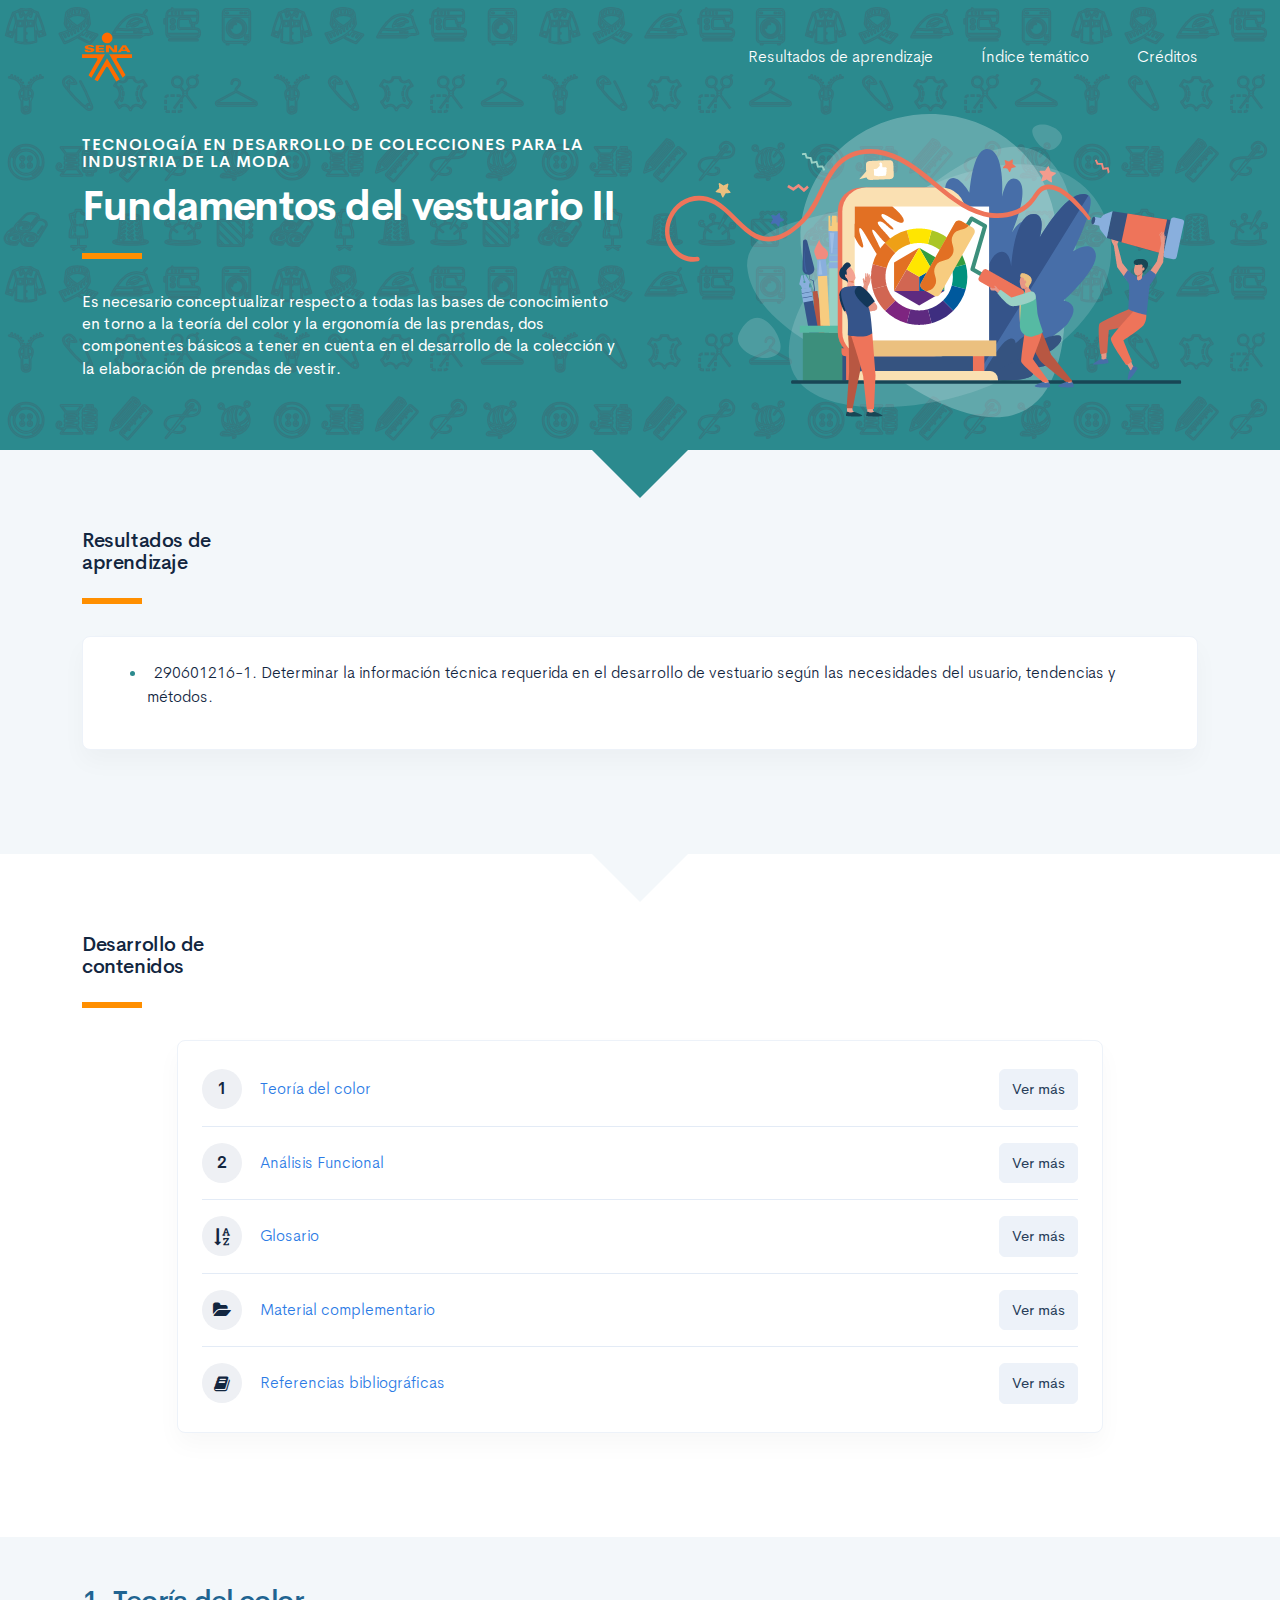
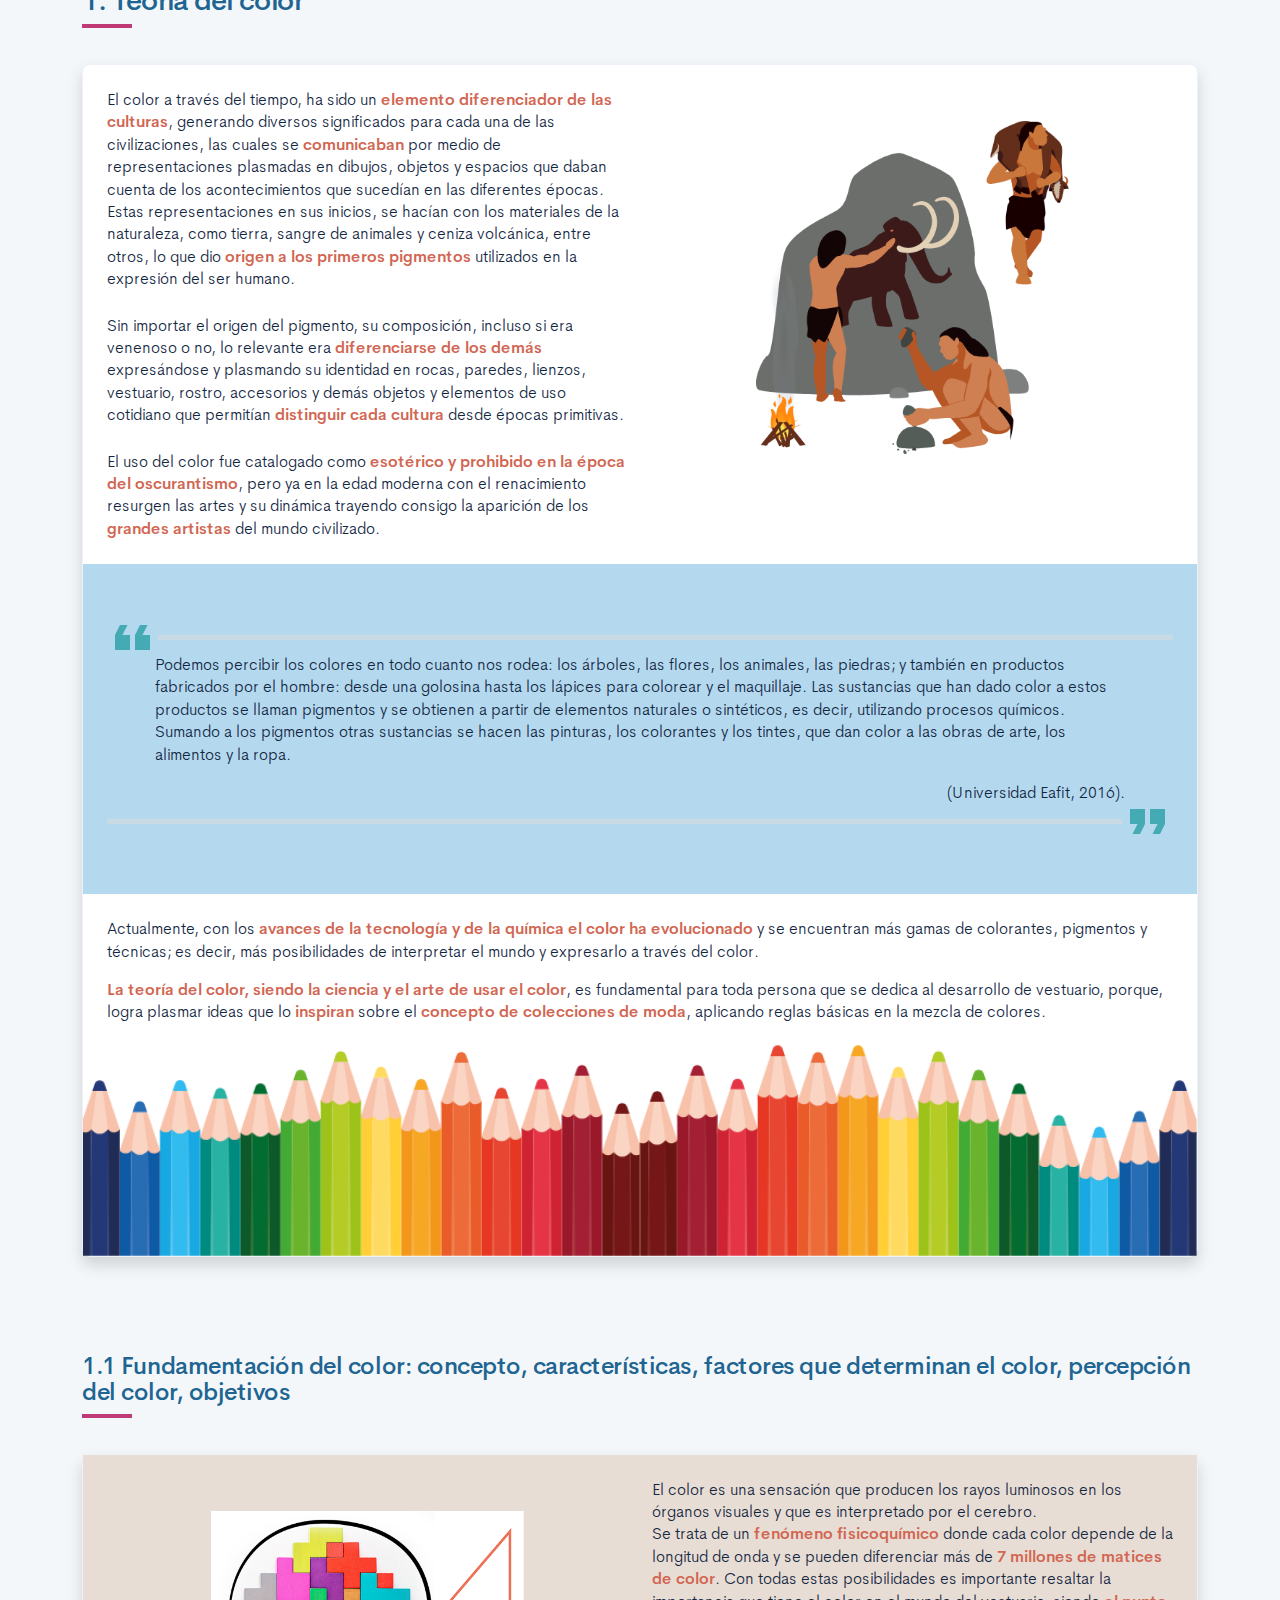
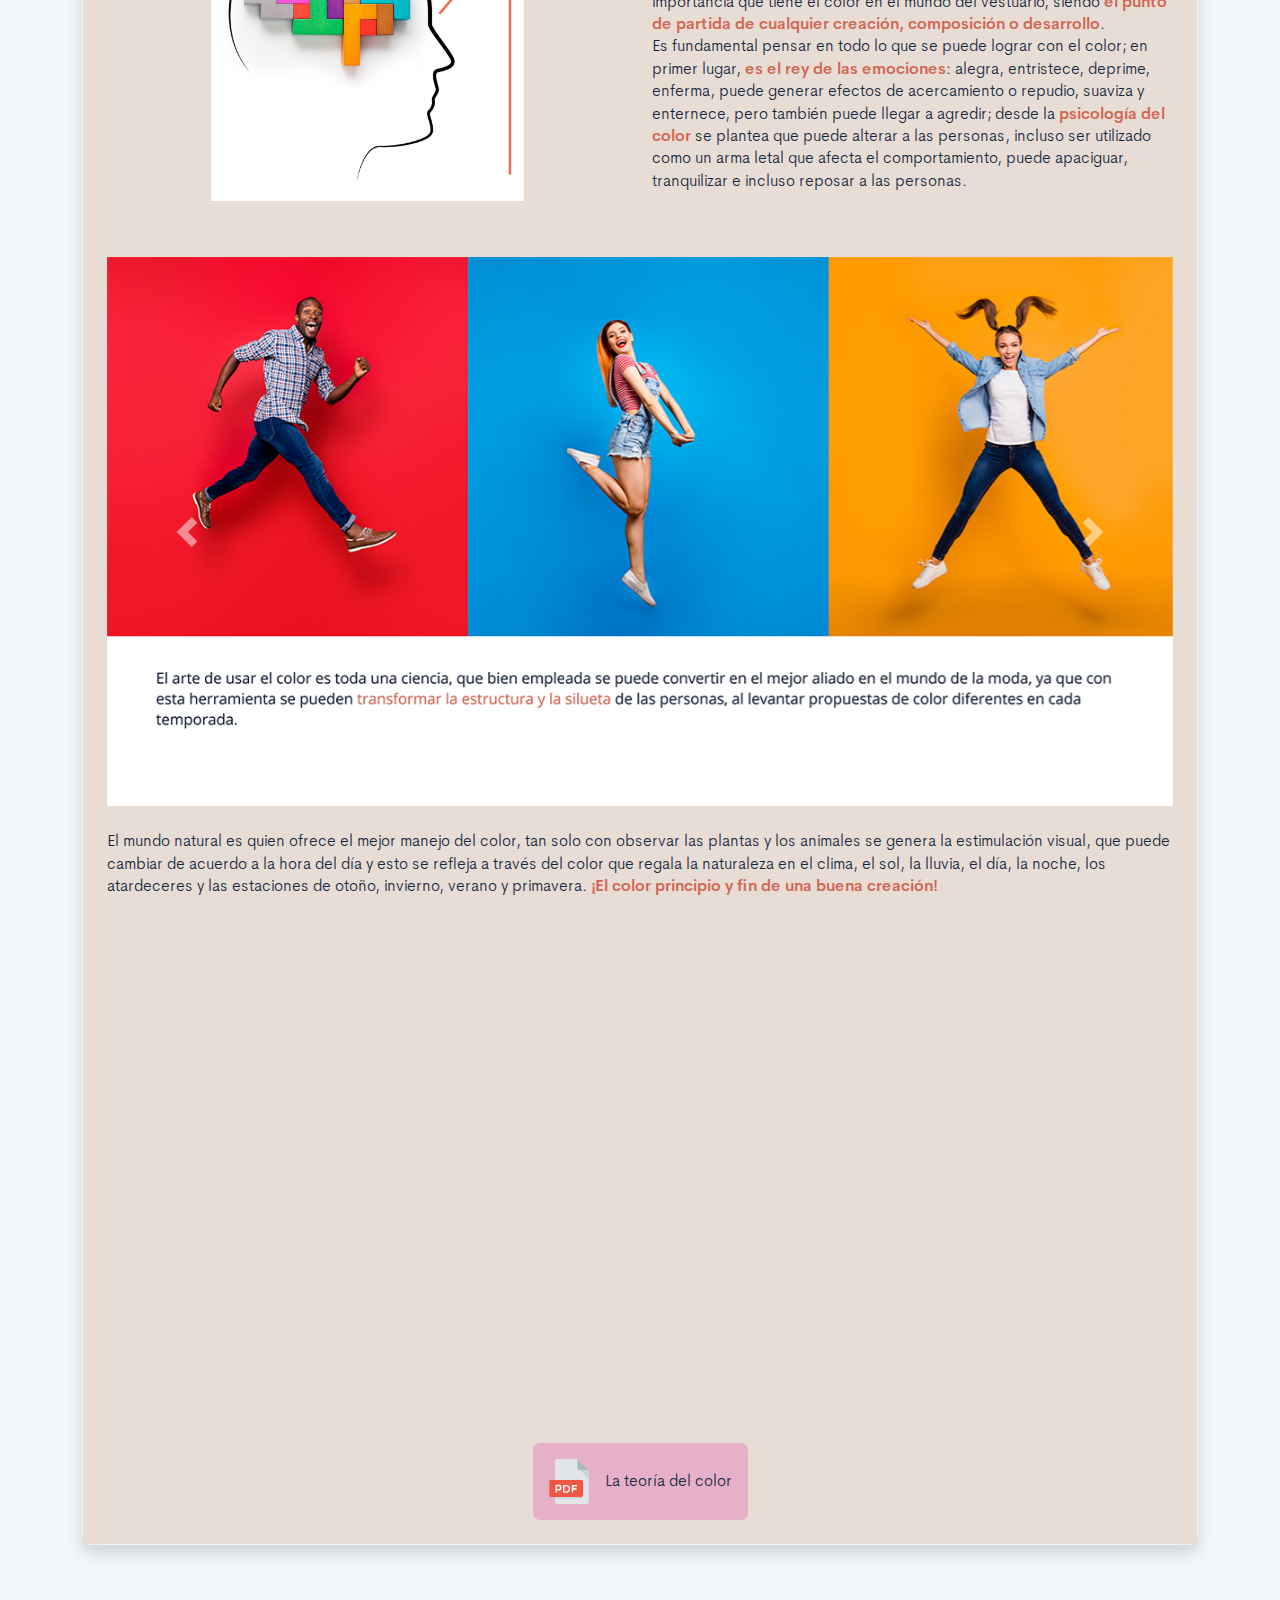
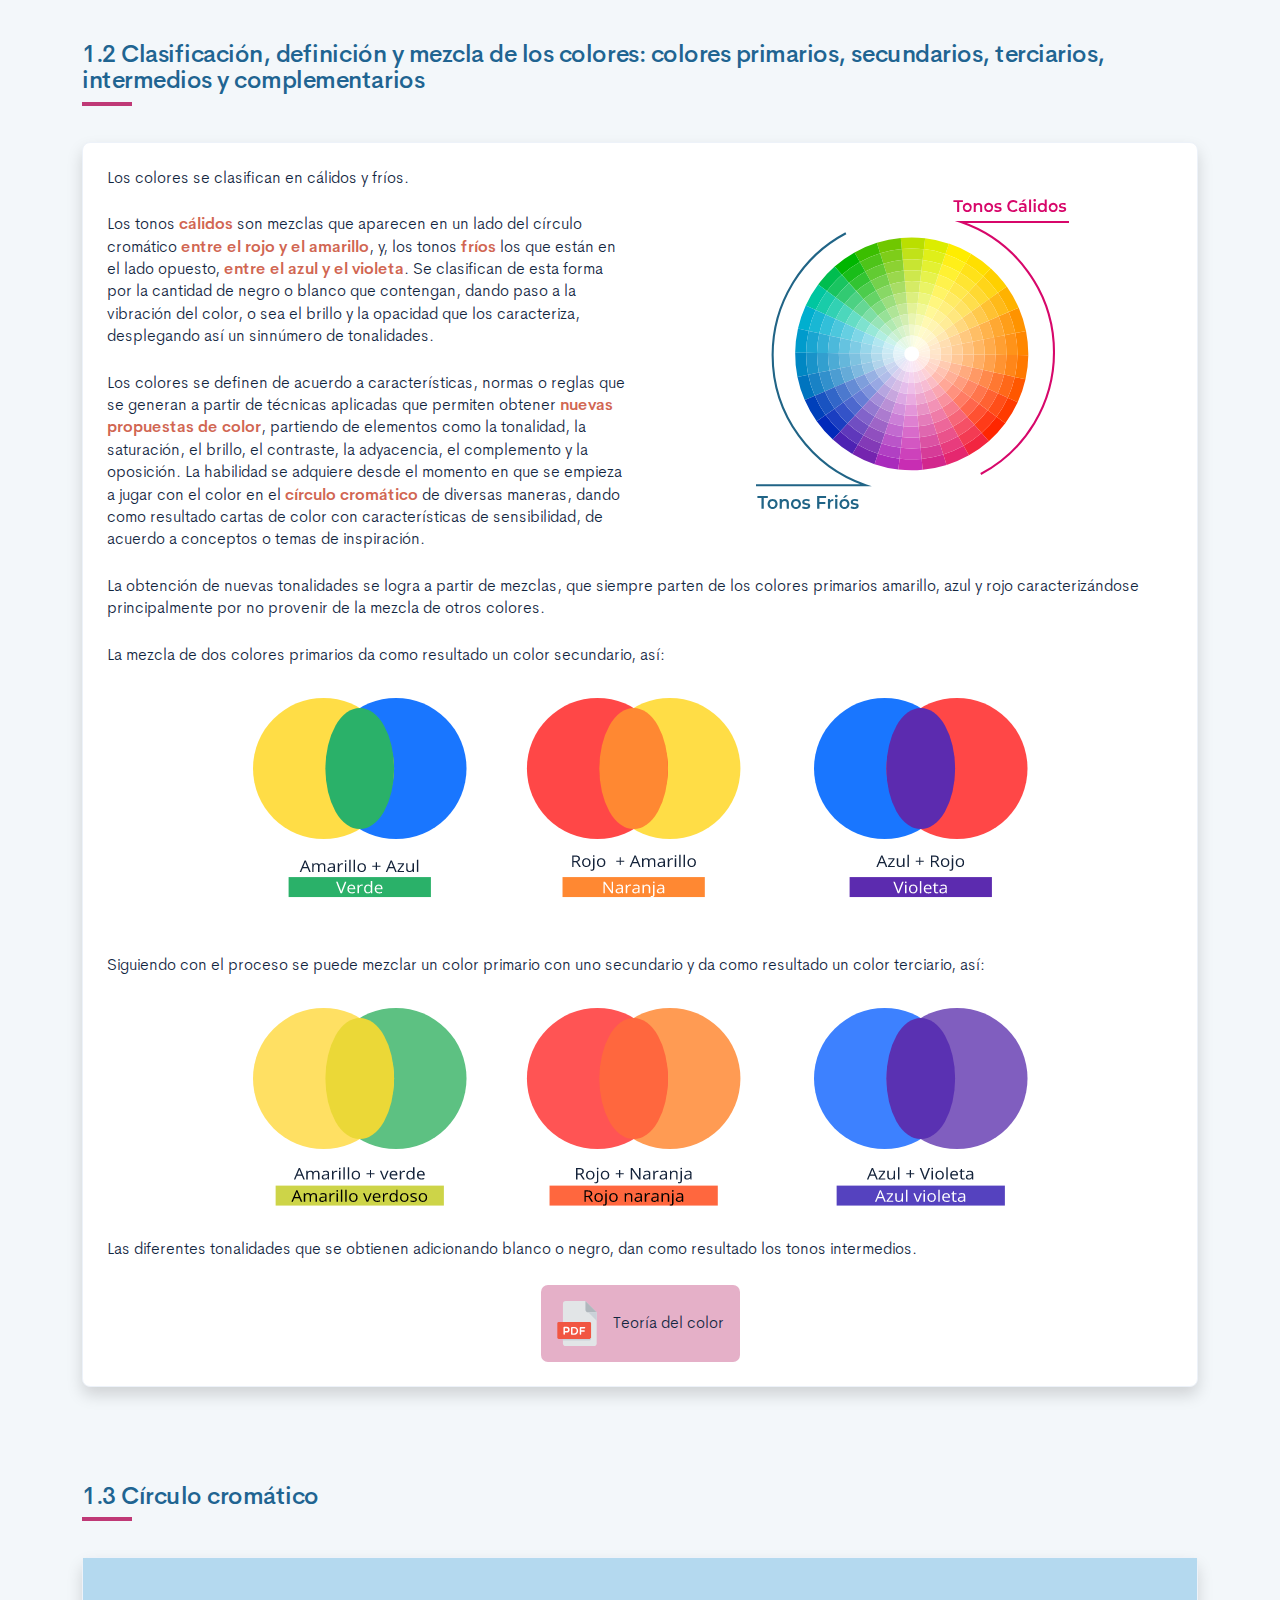
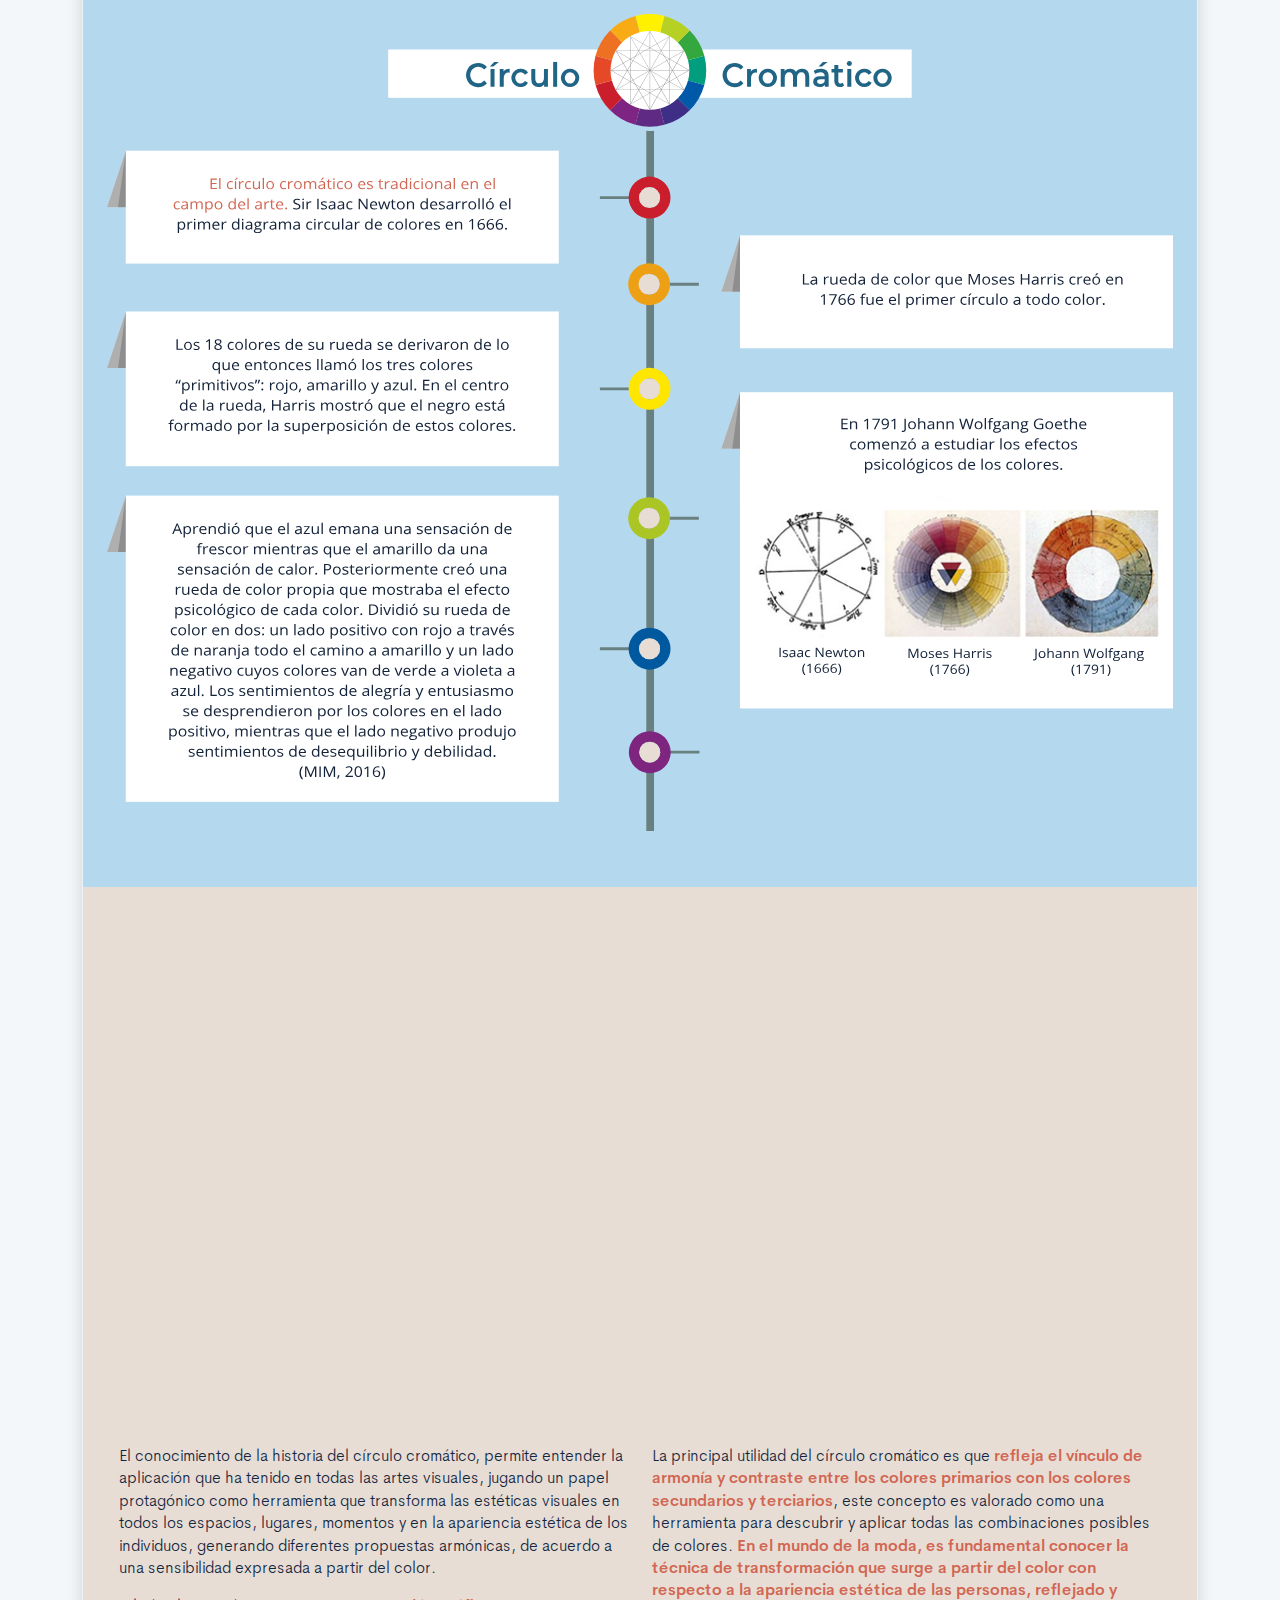
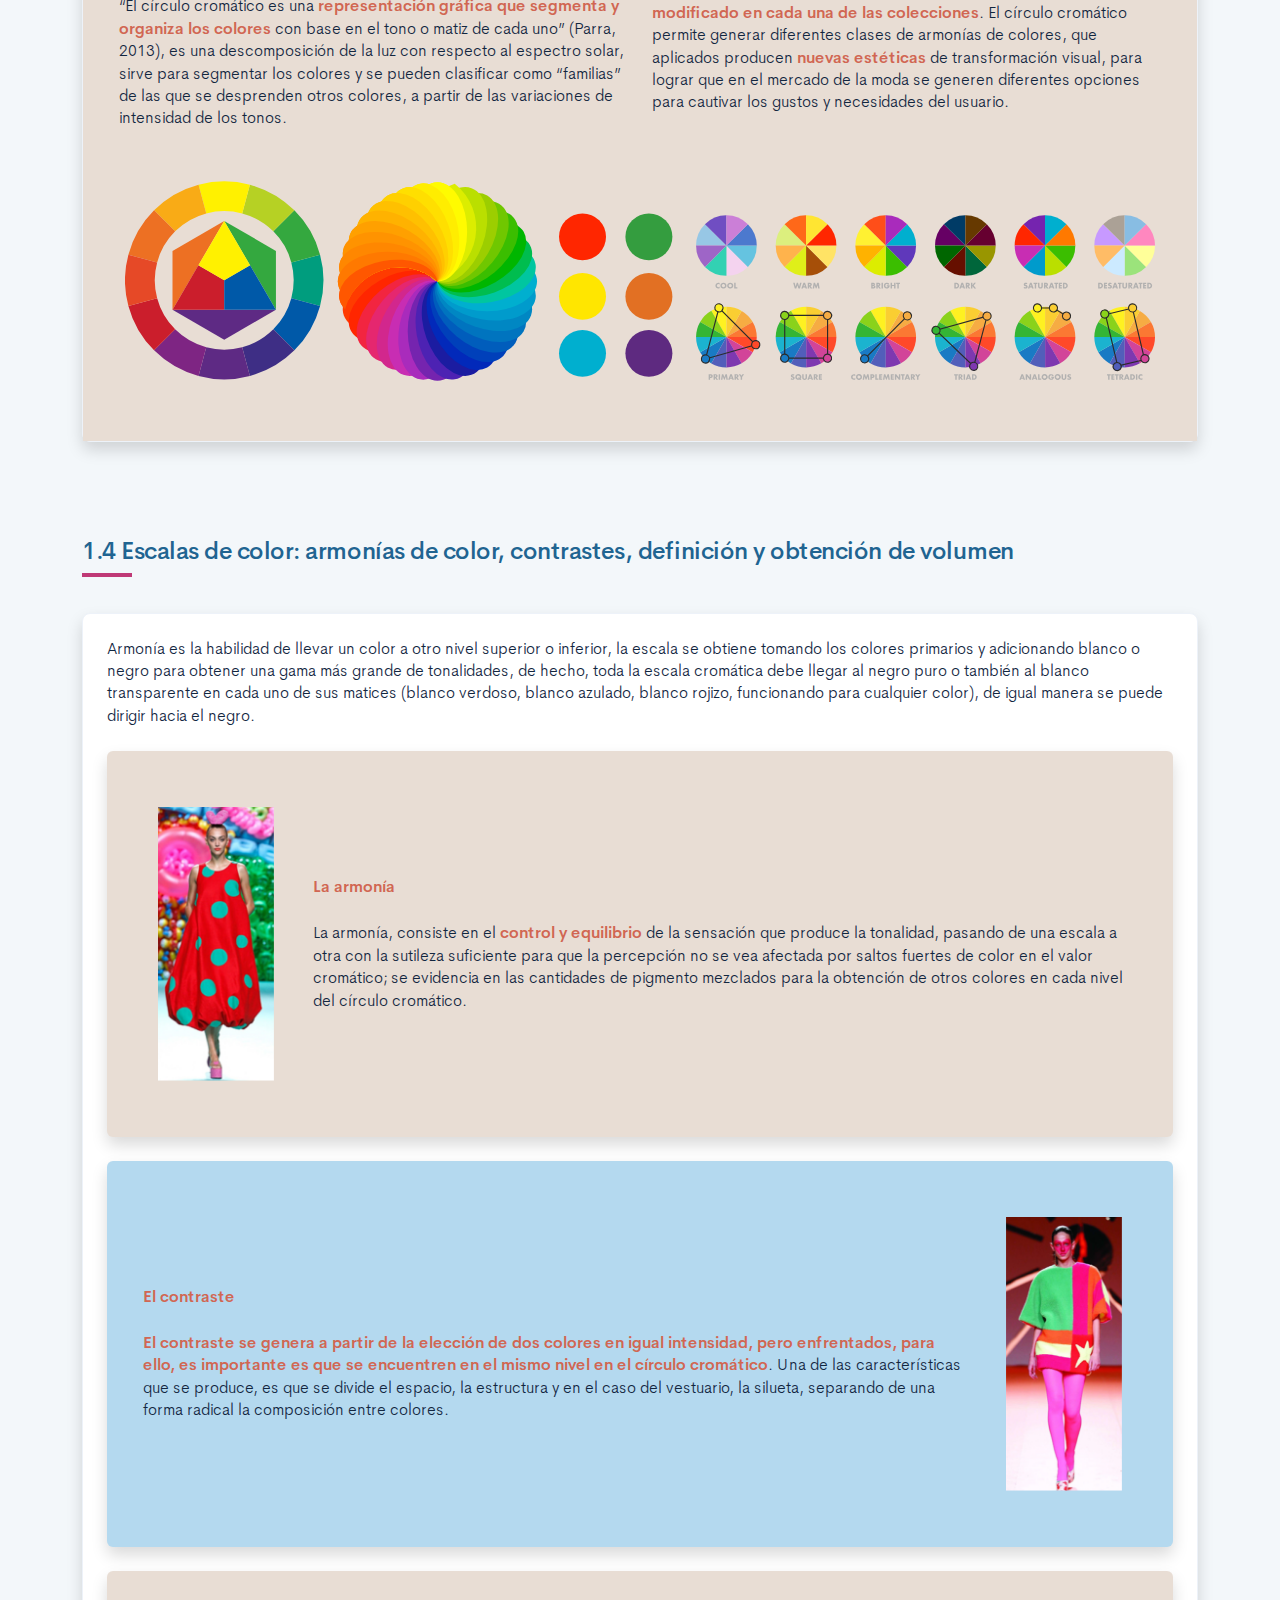
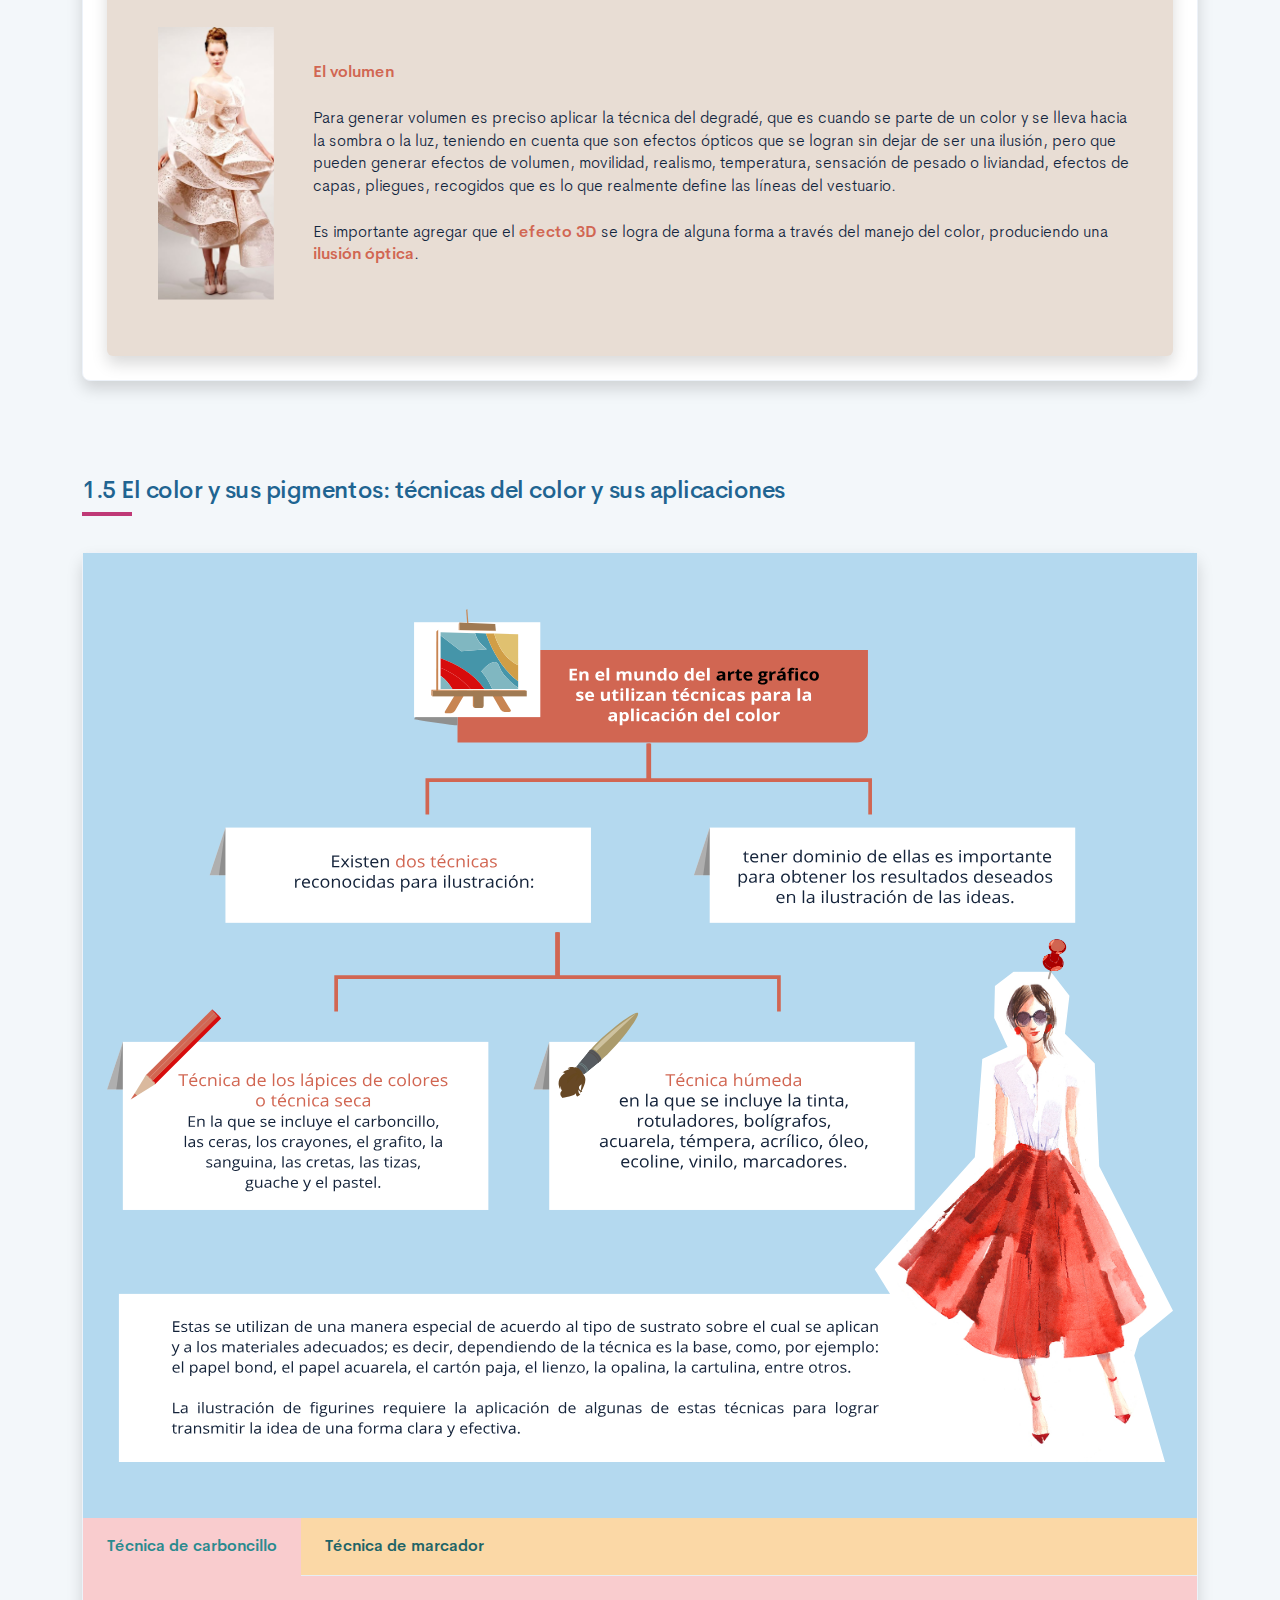
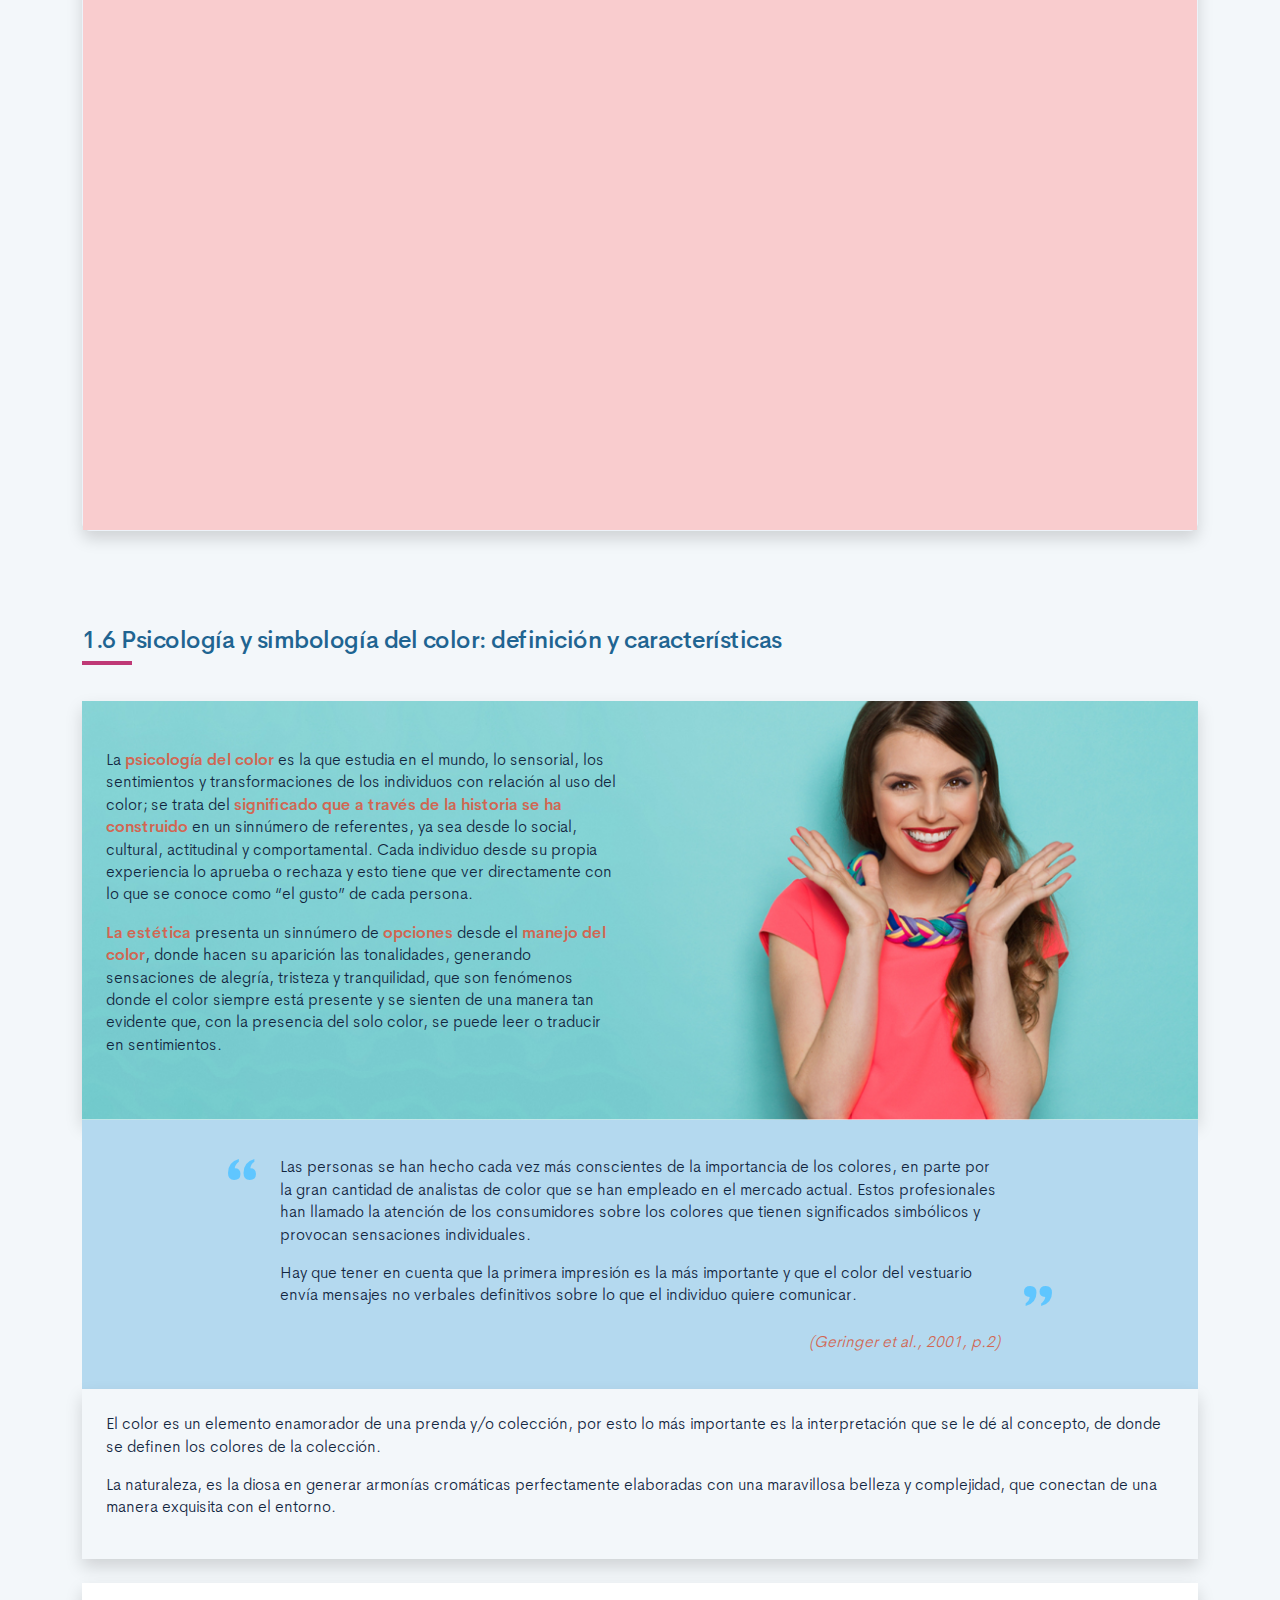
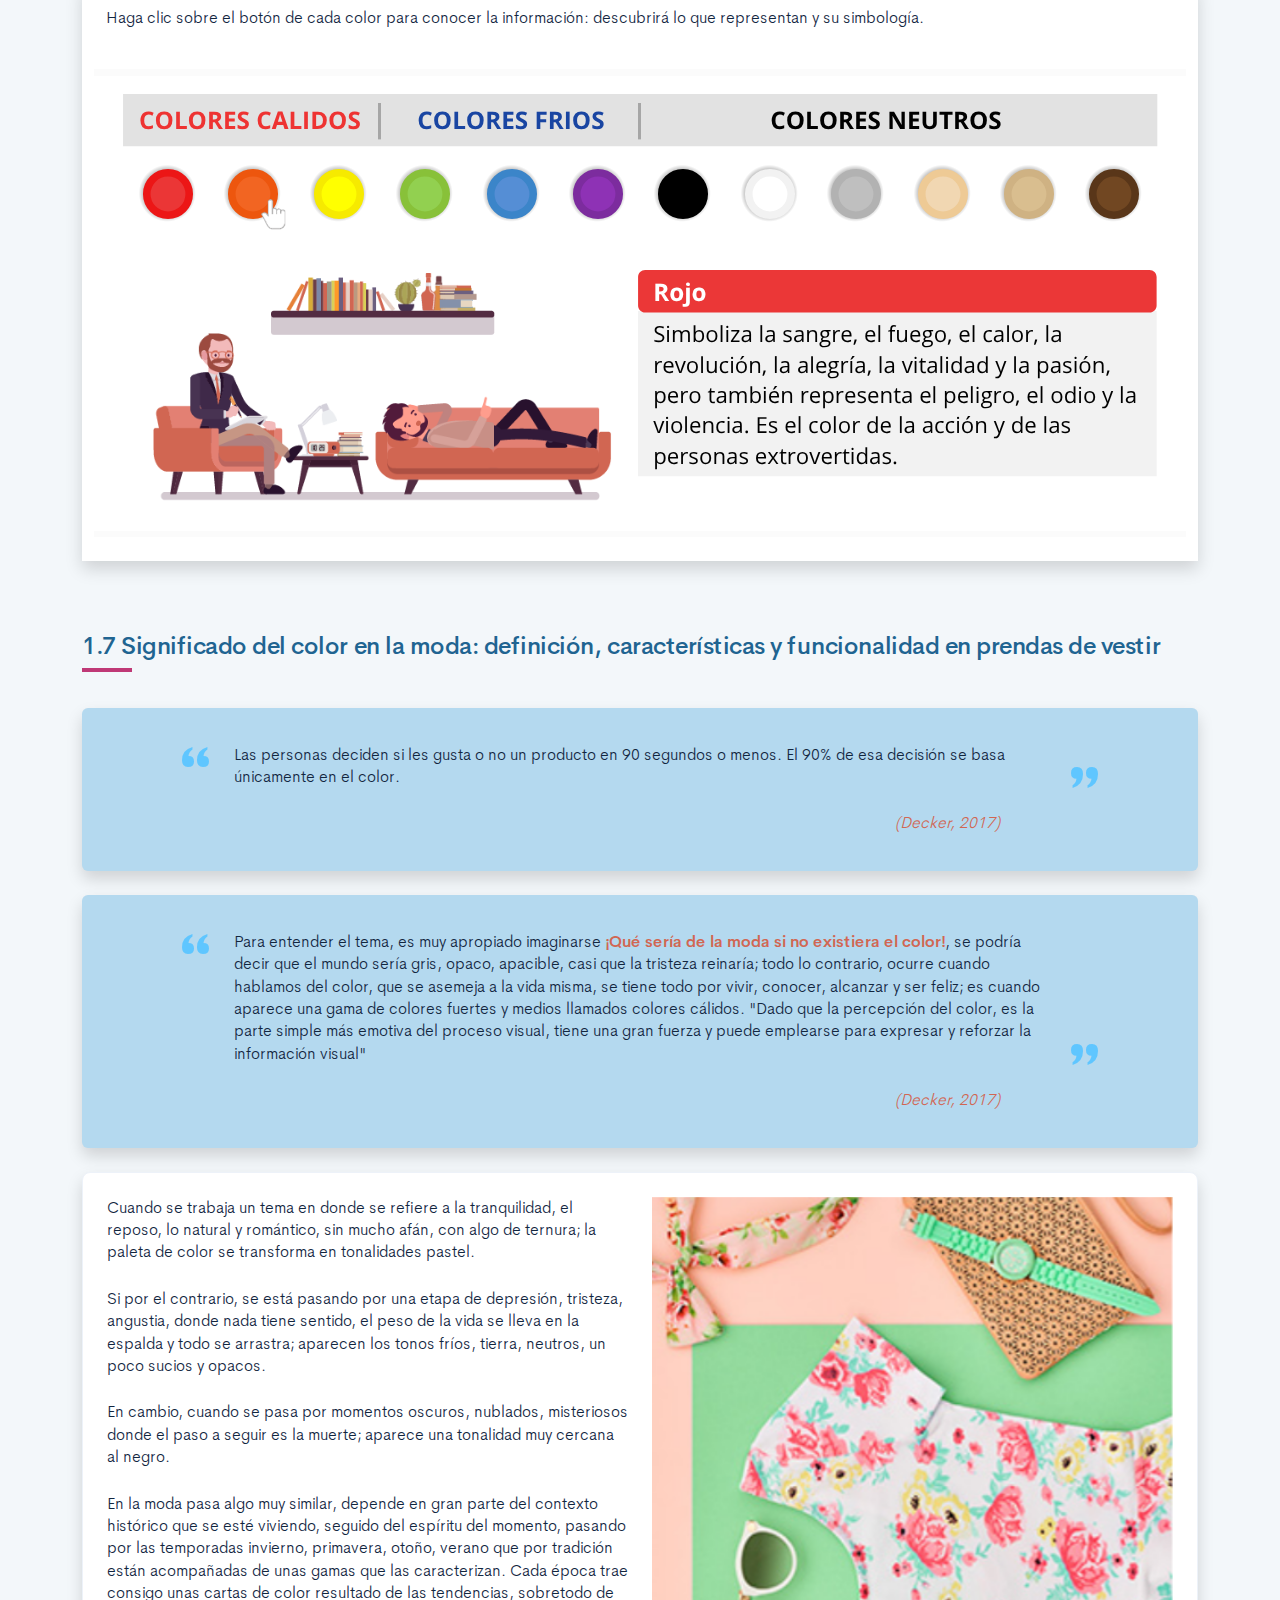
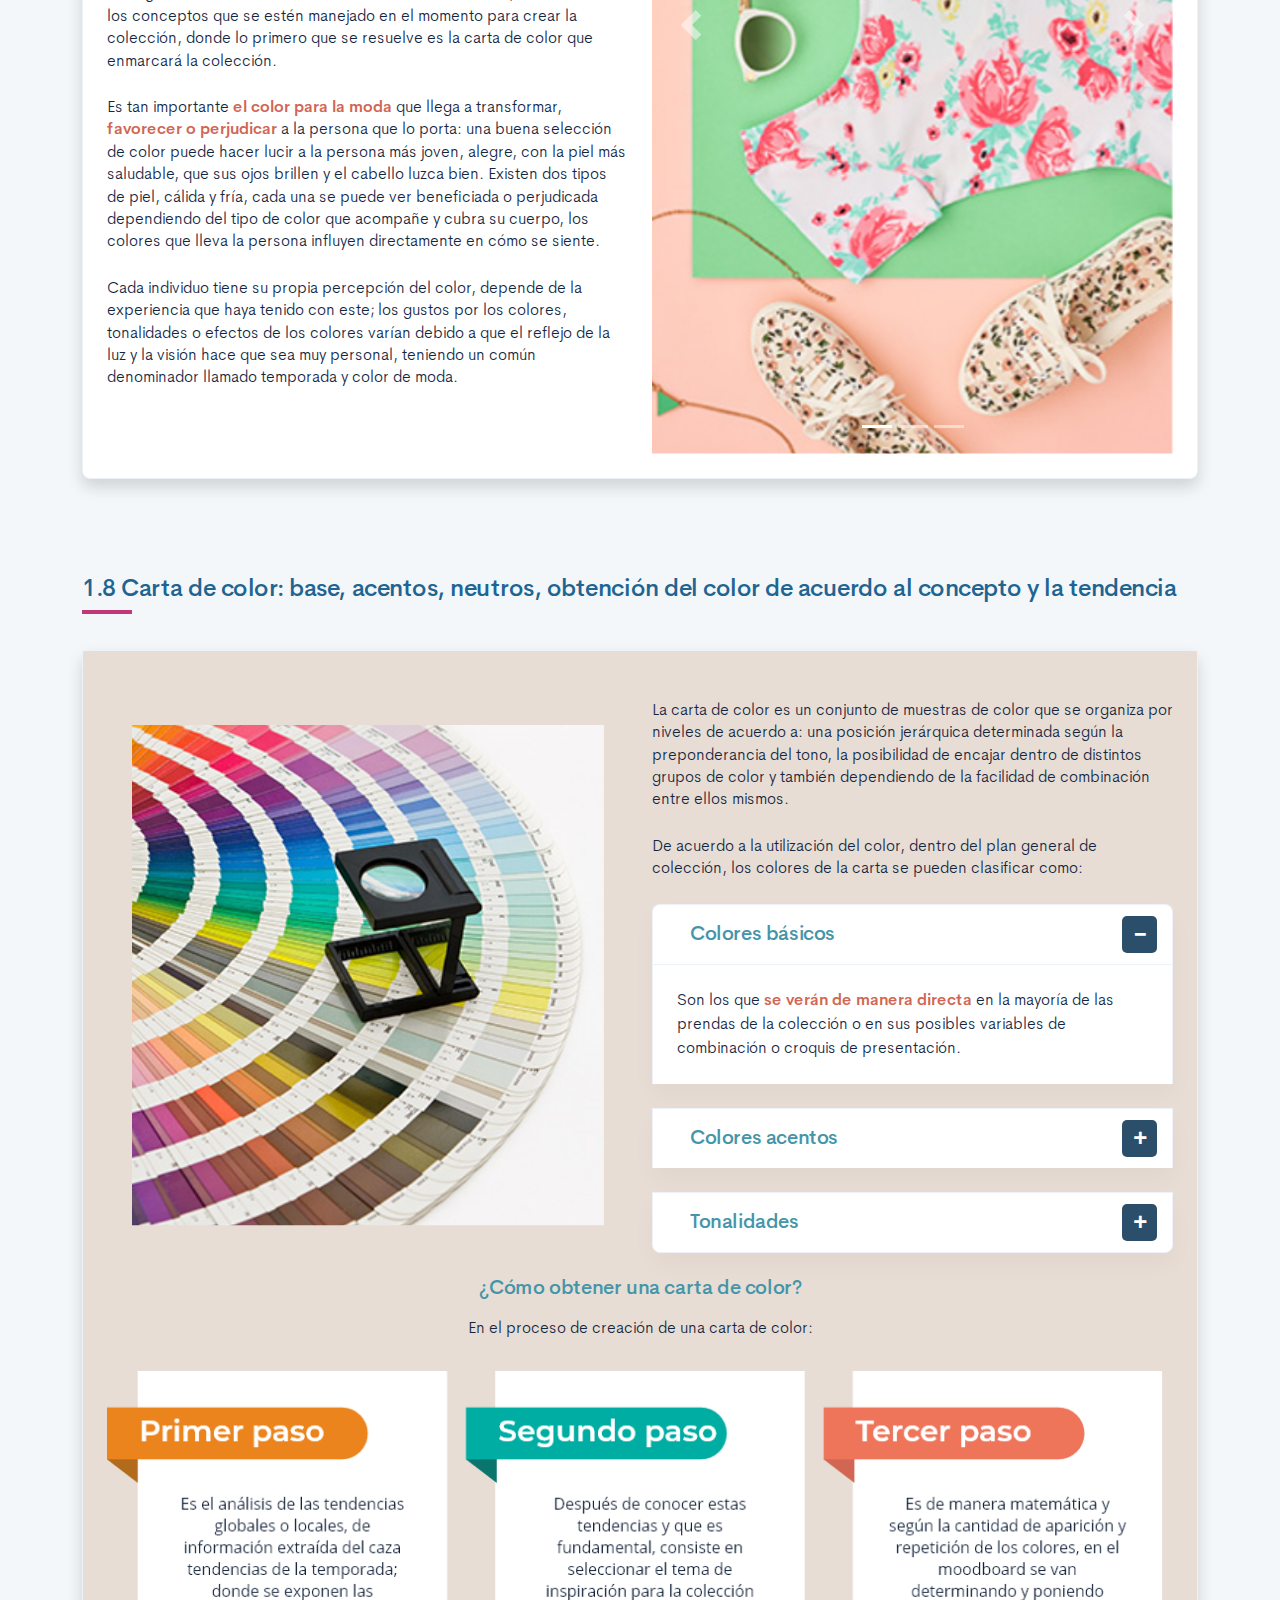
<file: public/material.html>
<!DOCTYPE html>
<html lang="es">
    <head>
        <meta charset="UTF-8">
        <meta name="viewport" content="width=device-width, user-scalable=no, initial-scale=1.0, maximum-scale=1.0, minimum-scale=1.0">
        <title>Fundamentos del vestuario II</title>
        <meta meta name="description" content="Es necesario conceptualizar respecto a todas las bases de conocimiento en torno a la teoría del color y la ergonomía de las prendas, dos componentes básicos a tener en cuenta en el desarrollo de la colección y la elaboración de prendas de vestir.">
        <link rel="icon" type="image/svg+xml" href="assets/images/logos/senaLogo.svg">
        <link rel="stylesheet" href="assets/fonts/feather/feather.css">
        <link rel="stylesheet" href="assets/fonts/fontawesome/css/font-awesome.css">
        <link href="assets/css/fancybox.css" rel="stylesheet">
        <link href="assets/css/animate.css" rel="stylesheet">
        <link rel="stylesheet" href="assets/css/main.css">
    </head>
    <body class="theme-dark page-header-textura" id="page-home">
        <header class="curso-presentacion page-header" id="CursoPresentacion">
            <div class="page-textura">
                <div class="container">
                    <div class="curso-topbar justify-content-center justify-content-md-between"><a class="curso-topbar__logo"><svg xmlns="http://www.w3.org/2000/svg" width="168.273" height="164.177" viewBox="0 0 168.273 164.177">
                                <path id="SENA_LOGO" data-name="SENA LOGO" d="M85.349,1a18.09,18.09,0,1,0,18.09,18.09h0A18.1,18.1,0,0,0,85.349,1ZM25.617,42.983a33.722,33.722,0,0,0-9.386,1.024,11.156,11.156,0,0,0-5.12,2.56A5.346,5.346,0,0,0,10.086,52.2c.683,1.707,2.56,2.9,4.608,3.584,4.437,1.536,9.386,1.877,13.994,2.731a5.1,5.1,0,0,1,2.389,1.024,1.369,1.369,0,0,1-.683,2.048,9.146,9.146,0,0,1-5.291.683A8.354,8.354,0,0,1,20.5,61.244a1.962,1.962,0,0,1-.853-2.389H9.233A7.663,7.663,0,0,0,10.6,63.463a7.59,7.59,0,0,0,4.267,2.389A28.541,28.541,0,0,0,23.4,66.876,52.426,52.426,0,0,0,35,66.023a11.043,11.043,0,0,0,5.8-2.9,5.358,5.358,0,0,0-1.365-8.533,21.267,21.267,0,0,0-5.8-2.048c-3.072-.683-5.973-1.024-9.045-1.536a9.114,9.114,0,0,1-3.072-.853,1.226,1.226,0,0,1,0-2.219,9.369,9.369,0,0,1,4.437-.683,10.554,10.554,0,0,1,4.608.853A1.877,1.877,0,0,1,31.59,49.81h9.9a5.669,5.669,0,0,0-1.195-3.584A8.875,8.875,0,0,0,35.515,43.5c-3.584-.341-6.827-.512-9.9-.512Zm21.333.683V67.217H75.792V62.1H57.531V57.489H73.744V52.54H57.531V48.786H75.109v-5.12Zm47.615,0H81.253V67.217H91.322V51.346l13.824,15.872h13.824V43.666H108.9v15.7Zm42.495,0L120.676,67.217h10.581l2.56-4.267H150.2l2.389,4.267h11.776l-15.53-23.551ZM142.35,49.3l5.12,8.533h-10.41ZM.7,74.044l.171,12.8L49,86.673c2.389.512,3.925,2.048,3.413,5.8l-29.7,51.711,9.557,9.045L78.01,74.044Zm91.646,0L137.4,152.89l9.9-8.874L117.433,92.3c-.512-3.584.853-5.291,3.413-5.8l48.127.171V74.044ZM84.837,87.185,42.512,159.546l11.264,5.461,28.159-47.615a4.283,4.283,0,0,1,2.9-1.195,4.681,4.681,0,0,1,3.072,1.195l28.159,47.786,11.605-5.973Z" transform="translate(-0.7 -1)" fill="#FF6B00" />
                            </svg>
                        </a><a class="curso-topbar__menubar collapsed btn-menu-responsive d-none" data-toggle="collapse" href="#curso-topbar__nav" aria-expanded="false"><span></span><span></span><span></span></a>
                        <nav class="curso-topbar__nav collapse show d-none d-md-block" id="curso-topbar__nav">
                            <ul class="curso-topbar__list">
                                <li class="curso-topbar__item"><a class="curso-topbar__link text-white" href="#ResultadosAprendizaje"><span>Resultados de aprendizaje</span></a></li>
                                <li class="curso-topbar__item"><a class="curso-topbar__link text-white" href="#IndiceTematico"><span>Índice temático</span></a></li>
                                <li class="curso-topbar__item"><a class="curso-topbar__link text-white" href="#Creditos"><span>Créditos</span></a></li>
                            </ul>
                        </nav>
                    </div>
                    <div class="curso-portada">
                        <div class="row align-items-center">
                            <div class="col-12 col-lg-6">
                                <h3 class="curso-subtitulo" id="curso-titulo-componente">Tecnología en desarrollo de colecciones para la industria de la moda</h3>
                                <h1 class="curso-titulo" id="curso-titulo-tema">Fundamentos del vestuario II</h1>
                                <div class="brand-line-primary"></div>
                                <p class="curso-descripcion">Es necesario conceptualizar respecto a todas las bases de conocimiento en torno a la teoría del color y la ergonomía de las prendas, dos componentes básicos a tener en cuenta en el desarrollo de la colección y la elaboración de prendas de vestir.</p>
                            </div>
                            <div class="col-12 col-lg-6 text-center">
                                <div class="d-none d-lg-block"><img class="curso-imagen" src="assets/images/header/header_media.png" /></div>
                            </div>
                        </div>
                    </div>
                </div>
            </div>
        </header>
        <section class="curso-resultados section bg-base-light" id="ResultadosAprendizaje">
            <div class="container">
                <h2> Resultados de <br>aprendizaje</h2>
                <div class="brand-line-primary"></div>
                <div class="card resultado-item">
                    <div class="card-body">
                        <ul class="bg-color-dark">
                            <li><span>290601216-1. Determinar la información técnica requerida en el desarrollo de vestuario según las necesidades del usuario, tendencias y métodos.</span></li>
                        </ul>
                    </div>
                </div>
            </div>
        </section>
        <section class="curso-indice-tematico section" id="IndiceTematico">
            <div class="container">
                <h2>Desarrollo de <br>contenidos</h2>
                <div class="brand-line-primary"></div>
                <div class="row justify-content-center">
                    <div class="col-12 col-sm-10">
                        <div class="card wow flipInX" data-wow-delay=".4s">
                            <div class="card-body">
                                <ul class="list-group list-group-flush list my-n3 nav-temas">
                                    <li class="list-group-item nav-tema-item">
                                        <div class="row align-items-center">
                                            <div class="col-auto">
                                                <div class="avatar avatar-sm"><span class="nav-tema-item__icon avatar-title font-size-lg bg-secondary-soft rounded-circle text-primary font-weight-bold">1</span></div>
                                            </div>
                                            <div class="col ml-n2"><span class="nav-tema-item__titulo"> <a href="#tema-1">Teoría del color</a></span></div>
                                            <div class="col-auto"> <a class="btn btn-light nav-tema-item__btn" href="#tema-1">Ver más</a></div>
                                        </div>
                                    </li>
                                    <li class="list-group-item nav-tema-item">
                                        <div class="row align-items-center">
                                            <div class="col-auto">
                                                <div class="avatar avatar-sm"><span class="nav-tema-item__icon avatar-title font-size-lg bg-secondary-soft rounded-circle text-primary font-weight-bold">2</span></div>
                                            </div>
                                            <div class="col ml-n2"><span class="nav-tema-item__titulo"> <a href="#tema-2">Análisis Funcional</a></span></div>
                                            <div class="col-auto"> <a class="btn btn-light nav-tema-item__btn" href="#tema-2">Ver más</a></div>
                                        </div>
                                    </li>
                                    <li class="list-group-item nav-tema-item">
                                        <div class="row align-items-center">
                                            <div class="col-auto">
                                                <div class="avatar avatar-sm"><span class="nav-tema-item__icon avatar-title font-size-lg bg-secondary-soft rounded-circle text-primary font-weight-bold"> <i class="fa fa-sort-alpha-asc"></i></span></div>
                                            </div>
                                            <div class="col ml-n2"><span class="nav-tema-item__titulo"> <a href="#glosario">Glosario</a></span></div>
                                            <div class="col-auto"> <a class="btn btn-light nav-tema-item__btn" href="#glosario">Ver más</a></div>
                                        </div>
                                    </li>
                                    <li class="list-group-item nav-tema-item">
                                        <div class="row align-items-center">
                                            <div class="col-auto">
                                                <div class="avatar avatar-sm"><span class="nav-tema-item__icon avatar-title font-size-lg bg-secondary-soft rounded-circle text-primary font-weight-bold"> <i class="fa fa-folder-open"></i></span></div>
                                            </div>
                                            <div class="col ml-n2"><span class="nav-tema-item__titulo"> <a href="#anexos">Material complementario</a></span></div>
                                            <div class="col-auto"> <a class="btn btn-light nav-tema-item__btn" href="#anexos">Ver más</a></div>
                                        </div>
                                    </li>
                                    <li class="list-group-item nav-tema-item">
                                        <div class="row align-items-center">
                                            <div class="col-auto">
                                                <div class="avatar avatar-sm"><span class="nav-tema-item__icon avatar-title font-size-lg bg-secondary-soft rounded-circle text-primary font-weight-bold"> <i class="fa fa-book"></i></span></div>
                                            </div>
                                            <div class="col ml-n2"><span class="nav-tema-item__titulo"> <a href="#referencias">Referencias bibliográficas</a></span></div>
                                            <div class="col-auto"> <a class="btn btn-light nav-tema-item__btn" href="#referencias">Ver más</a></div>
                                        </div>
                                    </li>
                                </ul>
                            </div>
                        </div>
                    </div>
                </div>
            </div>
        </section>
        <section id="mainContent">
            <div id="tema-1">
                <div class="container" id="teoria">
                    <div class="header-ecored">
                        <h1>1. Teoría del color</h1>
                    </div>
                    <div class="card shadow">
                        <div class="card-body">
                            <div class="row">
                                <div class="col-12 col-md-6">
                                    <p>El color a través del tiempo, ha sido un <b class="txt-color1">elemento diferenciador de las culturas</b>, generando diversos significados para cada una de las civilizaciones, las cuales se <b class="txt-color1">comunicaban</b> por medio de representaciones plasmadas en dibujos, objetos y espacios que daban cuenta de los acontecimientos que sucedían en las diferentes épocas. Estas representaciones en sus inicios, se hacían con los materiales de la naturaleza, como tierra, sangre de animales y ceniza volcánica, entre otros, lo que dio <b class="txt-color1">origen a los primeros pigmentos</b> utilizados en la expresión del ser humano. </p>
                                    <p class="mt-4">Sin importar el origen del pigmento, su composición, incluso si era venenoso o no, lo relevante era <b class="txt-color1">diferenciarse de los demás</b> expresándose y plasmando su identidad en rocas, paredes, lienzos, vestuario, rostro, accesorios y demás objetos y elementos de uso cotidiano que permitían <b class="txt-color1">distinguir cada cultura</b> desde épocas primitivas.</p>
                                    <p class="mt-4">El uso del color fue catalogado como <b class="txt-color1">esotérico y prohibido en la época del oscurantismo</b>, pero ya en la edad moderna con el renacimiento resurgen las artes y su dinámica trayendo consigo la aparición de los <b class="txt-color1">grandes artistas</b> del mundo civilizado.</p>
                                </div>
                                <div class="col-12 col-md-6"><img class="img-fluid img-a" src="assets/images/pages/img1.png" style="max-width: 60%"></div>
                            </div>
                        </div>
                        <div class="row bg-color1 mx-0">
                            <div class="col-12 p-4">
                                <div class="quote my-5">
                                    <div class="quote__bar">
                                        <div class="quote__bar__icon"><img src="assets/images/icons/quote_01.svg"></div>
                                        <div class="quote__bar__hr"></div>
                                    </div>
                                    <div class="quote__text">
                                        <p>Podemos percibir los colores en todo cuanto nos rodea: los árboles, las flores, los animales, las piedras; y también en productos fabricados por el hombre: desde una golosina hasta los lápices para colorear y el maquillaje. Las sustancias que han dado color a estos productos se llaman pigmentos y se obtienen a partir de elementos naturales o sintéticos, es decir, utilizando procesos químicos. Sumando a los pigmentos otras sustancias se hacen las pinturas, los colorantes y los tintes, que dan color a las obras de arte, los alimentos y la ropa.</p>
                                        <p class="text-right mb-0">(Universidad Eafit, 2016).</p>
                                    </div>
                                    <div class="quote__bar">
                                        <div class="quote__bar__hr"></div>
                                        <div class="quote__bar__icon"><img src="assets/images/icons/quote_02.svg"></div>
                                    </div>
                                </div>
                            </div>
                        </div>
                        <div class="row bg-color2 mx-0">
                            <div class="col-12 px-4 py-4 pt-md-4 pb-md-8">
                                <p>Actualmente, con los <b class="txt-color1">avances de la tecnología y de la química el color ha evolucionado</b> y se encuentran más gamas de colorantes, pigmentos y técnicas; es decir, más posibilidades de interpretar el mundo y expresarlo a través del color.</p>
                                <p><b class="txt-color1">La teoría del color, siendo la ciencia y el arte de usar el color</b>, es fundamental para toda persona que se dedica al desarrollo de vestuario, porque, logra plasmar ideas que lo <b class="txt-color1">inspiran</b> sobre el <b class="txt-color1">concepto de colecciones de moda</b>, aplicando reglas básicas en la mezcla de colores.</p>
                            </div>
                        </div>
                    </div><br id="fundamentacion">
                    <div class="header-ecored">
                        <h2>1.1 Fundamentación del color: concepto, características, factores que determinan el color, percepción del color, objetivos</h2>
                    </div>
                    <div class="card shadow">
                        <div class="card-body bg-color3">
                            <div class="row">
                                <div class="col-12 col-md-6"><img class="img-fluid img-a" src="assets/images/pages/img3.png" style="max-width: 60%"></div>
                                <div class="col-12 col-md-6">
                                    <p>El color es una sensación que producen los rayos luminosos en los órganos visuales y que es interpretado por el cerebro. </p>
                                    <p>Se trata de un <b class="txt-color1">fenómeno fisicoquímico</b> donde cada color depende de la longitud de onda y se pueden diferenciar más de <b class="txt-color1">7 millones de matices de color</b>. Con todas estas posibilidades es importante resaltar la importancia que tiene el color en el mundo del vestuario, siendo <b class="txt-color1">el punto de partida de cualquier creación, composición o desarrollo</b>. </p>
                                    <p>Es fundamental pensar en todo lo que se puede lograr con el color; en primer lugar, <b class="txt-color1">es el rey de las emociones</b>: alegra, entristece, deprime, enferma, puede generar efectos de acercamiento o repudio, suaviza y enternece, pero también puede llegar a agredir; desde la <b class="txt-color1">psicología del color</b> se plantea que puede alterar a las personas, incluso ser utilizado como un arma letal que afecta el comportamiento, puede apaciguar, tranquilizar e incluso reposar a las personas. </p>
                                </div>
                            </div>
                            <div class="row mt-4">
                                <div class="col-12">
                                    <div class="carousel slide" id="carouselExampleIndicators" data-ride="carousel">
                                        <ol class="carousel-indicators">
                                            <li class="active" data-target="#carouselExampleIndicators" data-slide-to="0"></li>
                                            <li data-target="#carouselExampleIndicators" data-slide-to="1"></li>
                                            <li data-target="#carouselExampleIndicators" data-slide-to="2"></li>
                                            <li data-target="#carouselExampleIndicators" data-slide-to="3"></li>
                                        </ol>
                                        <div class="carousel-inner">
                                            <div class="carousel-item active"><img class="d-block w-100" src="assets/images/pages/img4.png" alt="0"></div>
                                            <div class="carousel-item"><img class="d-block w-100" src="assets/images/pages/img5.png" alt="1"></div>
                                            <div class="carousel-item"><img class="d-block w-100" src="assets/images/pages/img6.png" alt="2"></div>
                                            <div class="carousel-item"><img class="d-block w-100" src="assets/images/pages/img7.png" alt="3"></div>
                                        </div><a class="carousel-control-prev" href="#carouselExampleIndicators" role="button" data-slide="prev"><span class="carousel-control-prev-icon" aria-hidden="true"></span><span class="sr-only">Previous</span></a><a class="carousel-control-next" href="#carouselExampleIndicators" role="button" data-slide="next"><span class="carousel-control-next-icon" aria-hidden="true"></span><span class="sr-only">Next</span></a>
                                    </div>
                                </div>
                            </div>
                            <div class="row mt-4 justify-content-center">
                                <div class="col-12">
                                    <p>El mundo natural es quien ofrece el mejor manejo del color, tan solo con observar las plantas y los animales se genera la estimulación visual, que puede cambiar de acuerdo a la hora del día y esto se refleja a través del color que regala la naturaleza en el clima, el sol, la lluvia, el día, la noche, los atardeceres y las estaciones de otoño, invierno, verano y primavera. <b class="txt-color1">¡El color principio y fin de una buena creación!</b></p>
                                </div>
                                <div class="col-10 mt-4">
                                    <div class="embed-responsive embed-responsive-16by9"><iframe class="embed-responsive-item" width="560" height="315" src="https://www.youtube.com/embed/Pn6nZjHced4" frameborder="0" allow="accelerometer; encrypted-media; gyroscope; picture-in-picture" allowfullscreen=""></iframe></div>
                                </div>
                                <section class="mt-4">
                                    <div class="row justify-content-center">
                                        <div class="col-auto"><a class="media-link" href="media/documentos/Anexo_2_Teoria_del_Color.pdf" target="_blank"><img class="media-link-icon" src="assets/images/icons/icon_pdf.svg" alt="">
                                                <div class="media-link-title">
                                                    <p>La teoría del color</p>
                                                </div>
                                            </a></div>
                                    </div>
                                </section>
                            </div>
                        </div>
                    </div><br id="clasificacion">
                    <div class="header-ecored">
                        <h2>1.2 Clasificación, definición y mezcla de los colores: colores primarios, secundarios, terciarios, intermedios y complementarios</h2>
                    </div>
                    <div class="card shadow">
                        <div class="card-body">
                            <div class="row">
                                <div class="col-12 col-md-6">
                                    <p>Los colores se clasifican en cálidos y fríos.</p>
                                    <p class="mt-4">Los tonos <b class="txt-color1">cálidos</b> son mezclas que aparecen en un lado del círculo cromático <b class="txt-color1">entre el rojo y el amarillo</b>, y, los tonos <b class="txt-color1">fríos</b> los que están en el lado opuesto, <b class="txt-color1">entre el azul y el violeta</b>. Se clasifican de esta forma por la cantidad de negro o blanco que contengan, dando paso a la vibración del color, o sea el brillo y la opacidad que los caracteriza, desplegando así un sinnúmero de tonalidades.</p>
                                    <p class="mt-4">Los colores se definen de acuerdo a características, normas o reglas que se generan a partir de técnicas aplicadas que permiten obtener <b class="txt-color1">nuevas propuestas de color</b>, partiendo de elementos como la tonalidad, la saturación, el brillo, el contraste, la adyacencia, el complemento y la oposición. La habilidad se adquiere desde el momento en que se empieza a jugar con el color en el <b class="txt-color1">círculo cromático</b> de diversas maneras, dando como resultado cartas de color con características de sensibilidad, de acuerdo a conceptos o temas de inspiración.</p>
                                </div>
                                <div class="col-12 col-md-6"><img class="img-fluid img-a" src="assets/images/pages/img3.svg" style="max-width: 60%"></div>
                            </div>
                            <div class="row">
                                <div class="col-12">
                                    <p class="mt-4">La obtención de nuevas tonalidades se logra a partir de mezclas, que siempre parten de los colores primarios amarillo, azul y rojo caracterizándose principalmente por no provenir de la mezcla de otros colores.</p>
                                    <p class="mt-4">La mezcla de dos colores primarios da como resultado un color secundario, así:</p>
                                </div>
                                <div class="col-12 text-center"><img class="img-fluid img-a" src="assets/images/pages/img8.png" style="max-width: 100%"></div>
                                <div class="col-12">
                                    <p class="mt-4">Siguiendo con el proceso se puede mezclar un color primario con uno secundario y da como resultado un color terciario, así:</p>
                                </div>
                                <div class="col-12 text-center"><img class="img-fluid img-a" src="assets/images/pages/img9.png" style="max-width: 100%"></div>
                                <div class="col-12">
                                    <p>Las diferentes tonalidades que se obtienen adicionando blanco o negro, dan como resultado los tonos intermedios.</p>
                                    <section class="mt-4"></section>
                                    <div class="row justify-content-center">
                                        <div class="col-auto"><a class="media-link" href="media/documentos/Anexo_4_Teoria_del_Color.pdf" target="_blank"><img class="media-link-icon" src="assets/images/icons/icon_pdf.svg" alt="">
                                                <div class="media-link-title">
                                                    <p>Teoría del color</p>
                                                </div>
                                            </a></div>
                                    </div>
                                </div>
                            </div>
                        </div>
                    </div><br id="circulo">
                    <div class="header-ecored">
                        <h2>1.3 Círculo cromático</h2>
                    </div>
                    <div class="card shadow">
                        <div class="card-body bg-color1">
                            <div class="row">
                                <div class="col-12"><img class="img-fluid img-a" src="assets/images/pages/img4.svg" style="max-width: 100%"></div>
                            </div>
                        </div>
                        <div class="row justify-content-center p-4 bg-color3 mx-0">
                            <div class="col-10 mt-4">
                                <div class="embed-responsive embed-responsive-16by9"><iframe class="embed-responsive-item" width="560" height="315" src="https://www.youtube.com/embed/ZVIS0Bb76Sw" frameborder="0" allow="accelerometer; encrypted-media; gyroscope; picture-in-picture" allowfullscreen=""></iframe></div>
                            </div>
                            <div class="col-6 mt-4">
                                <p>El conocimiento de la historia del círculo cromático, permite entender la aplicación que ha tenido en todas las artes visuales, jugando un papel protagónico como herramienta que transforma las estéticas visuales en todos los espacios, lugares, momentos y en la apariencia estética de los individuos, generando diferentes propuestas armónicas, de acuerdo a una sensibilidad expresada a partir del color.</p>
                                <p>“El círculo cromático es una <b class="txt-color1">representación gráfica que segmenta y organiza los colores</b> con base en el tono o matiz de cada uno” (Parra, 2013), es una descomposición de la luz con respecto al espectro solar, sirve para segmentar los colores y se pueden clasificar como “familias” de las que se desprenden otros colores, a partir de las variaciones de intensidad de los tonos.</p>
                            </div>
                            <div class="col-6 mt-4">
                                <p>La principal utilidad del círculo cromático es que <b class="txt-color1">refleja el vínculo de armonía y contraste entre los colores primarios con los colores secundarios y terciarios</b>, este concepto es valorado como una herramienta para descubrir y aplicar todas las combinaciones posibles de colores. <b class="txt-color1">En el mundo de la moda, es fundamental conocer la técnica de transformación que surge a partir del color con respecto a la apariencia estética de las personas, reflejado y modificado en cada una de las colecciones</b>. El círculo cromático permite generar diferentes clases de armonías de colores, que aplicados producen <b class="txt-color1">nuevas estéticas</b> de transformación visual, para lograr que en el mercado de la moda se generen diferentes opciones para cautivar los gustos y necesidades del usuario.</p>
                            </div>
                            <div class="col-12"><img class="img-fluid img-a" src="assets/images/pages/img5.svg" style="max-width: 100%"></div>
                        </div>
                    </div><br id="escalas">
                    <div class="header-ecored">
                        <h2>1.4 Escalas de color: armonías de color, contrastes, definición y obtención de volumen</h2>
                    </div>
                    <div class="card shadow">
                        <div class="card-body">
                            <div class="row">
                                <div class="col-12">
                                    <p>Armonía es la habilidad de llevar un color a otro nivel superior o inferior, la escala se obtiene tomando los colores primarios y adicionando blanco o negro para obtener una gama más grande de tonalidades, de hecho, toda la escala cromática debe llegar al negro puro o también al blanco transparente en cada uno de sus matices (blanco verdoso, blanco azulado, blanco rojizo, funcionando para cualquier color), de igual manera se puede dirigir hacia el negro.</p>
                                </div>
                            </div>
                            <div class="row align-items-center bg-color3 mt-4 mx-0 rounded shadow p-4">
                                <div class="col-2"><img class="img-fluid img-a" src="assets/images/pages/img10.png" style="max-width: 80%"></div>
                                <div class="col-10">
                                    <p class="mb-4"><b class="txt-color1">La armonía</b></p>
                                    <p>La armonía, consiste en el <b class="txt-color1">control y equilibrio</b> de la sensación que produce la tonalidad, pasando de una escala a otra con la sutileza suficiente para que la percepción no se vea afectada por saltos fuertes de color en el valor cromático; se evidencia en las cantidades de pigmento mezclados para la obtención de otros colores en cada nivel del círculo cromático.</p>
                                </div>
                            </div>
                            <div class="row align-items-center bg-color1 mt-4 mx-0 rounded shadow p-4">
                                <div class="col-10">
                                    <p class="mb-4"><b class="txt-color1">El contraste</b></p>
                                    <p><b class="txt-color1">El contraste se genera a partir de la elección de dos colores en igual intensidad, pero enfrentados, para ello, es importante es que se encuentren en el mismo nivel en el círculo cromático</b>. Una de las características que se produce, es que se divide el espacio, la estructura y en el caso del vestuario, la silueta, separando de una forma radical la composición entre colores.</p>
                                </div>
                                <div class="col-2"><img class="img-fluid img-a" src="assets/images/pages/img11.png" style="max-width: 80%"></div>
                            </div>
                            <div class="row align-items-center bg-color3 mt-4 mx-0 rounded shadow p-4">
                                <div class="col-2"><img class="img-fluid img-a" src="assets/images/pages/img12.png" style="max-width: 80%"></div>
                                <div class="col-10">
                                    <p class="mb-4"><b class="txt-color1">El volumen</b></p>
                                    <p class="mb-4">Para generar volumen es preciso aplicar la técnica del degradé, que es cuando se parte de un color y se lleva hacia la sombra o la luz, teniendo en cuenta que son efectos ópticos que se logran sin dejar de ser una ilusión, pero que pueden generar efectos de volumen, movilidad, realismo, temperatura, sensación de pesado o liviandad, efectos de capas, pliegues, recogidos que es lo que realmente define las líneas del vestuario.</p>
                                    <p>Es importante agregar que el <b class="txt-color1">efecto 3D</b> se logra de alguna forma a través del manejo del color, produciendo una <b class="txt-color1">ilusión óptica</b>.</p>
                                </div>
                            </div>
                        </div>
                    </div><br id="color">
                    <div class="header-ecored">
                        <h2>1.5 El color y sus pigmentos: técnicas del color y sus aplicaciones</h2>
                    </div>
                    <div class="card shadow">
                        <div class="card-body bg-color1">
                            <div class="row">
                                <div class="col-12"><img class="img-fluid img-a" src="assets/images/pages/img6.svg" style="max-width: 100%"></div>
                            </div>
                        </div>
                        <div class="row">
                            <div class="col-12">
                                <nav class="nav-tab-ecored">
                                    <div class="nav nav-tabs" id="nav-tab" role="tablist"><a class="nav-item nav-link active" id="nav-05-tab" data-toggle="tab" href="#nav-05" role="tab" aria-controls="nav-05" aria-selected="true"><strong>Técnica de carboncillo</strong></a><a class="nav-item nav-link" id="nav-06-tab" data-toggle="tab" href="#nav-06" role="tab" aria-controls="nav-06" aria-selected="false"><strong>Técnica de marcador</strong></a></div>
                                    <div class="tab-content" id="nav-tabContent">
                                        <div class="tab-pane fade show active" id="nav-05" role="tabpanel" aria-labelledby="nav-05-tab">
                                            <div class="row justify-content-center">
                                                <div class="col-10">
                                                    <div class="embed-responsive embed-responsive-16by9"><iframe class="embed-responsive-item" width="560" height="315" src="https://www.youtube.com/embed/Qy1oNeUIGco" frameborder="0" allow="accelerometer; encrypted-media; gyroscope; picture-in-picture" allowfullscreen=""></iframe></div>
                                                </div>
                                            </div>
                                        </div>
                                        <div class="tab-pane fade" id="nav-06" role="tabpanel" aria-labelledby="nav-06-tab">
                                            <div class="row justify-content-center">
                                                <div class="col-10">
                                                    <div class="embed-responsive embed-responsive-16by9"><iframe class="embed-responsive-item" width="560" height="315" src="https://www.youtube.com/embed/N2ARX7KAXg8" frameborder="0" allow="accelerometer; encrypted-media; gyroscope; picture-in-picture" allowfullscreen=""></iframe></div>
                                                </div>
                                            </div>
                                        </div>
                                    </div>
                                </nav>
                            </div>
                        </div>
                    </div><br id="psicologia">
                    <div class="header-ecored">
                        <h2>1.6 Psicología y simbología del color: definición y características</h2>
                    </div>
                    <div class="row mx-0 shadow bg-color4">
                        <div class="col-12 col-md-6 p-4 my-4">
                            <p>La <b class="txt-color1">psicología del color</b> es la que estudia en el mundo, lo sensorial, los sentimientos y transformaciones de los individuos con relación al uso del color; se trata del <b class="txt-color1">significado que a través de la historia se ha construido</b> en un sinnúmero de referentes, ya sea desde lo social, cultural, actitudinal y comportamental. Cada individuo desde su propia experiencia lo aprueba o rechaza y esto tiene que ver directamente con lo que se conoce como “el gusto” de cada persona.</p>
                            <p><b class="txt-color1">La estética</b> presenta un sinnúmero de <b class="txt-color1">opciones</b> desde el <b class="txt-color1">manejo del color</b>, donde hacen su aparición las tonalidades, generando sensaciones de alegría, tristeza y tranquilidad, que son fenómenos donde el color siempre está presente y se sienten de una manera tan evidente que, con la presencia del solo color, se puede leer o traducir en sentimientos.</p>
                        </div>
                    </div>
                    <div class="row mx-0 bg-color1">
                        <div class="col-12 my-5">
                            <div class="row justify-content-center">
                                <div class="col-auto"><img class="img-fluid" src="assets/images/pages/img1.svg" style="max-width: 100%"></div>
                                <div class="col-8">
                                    <p>Las personas se han hecho cada vez más conscientes de la importancia de los colores, en parte por la gran cantidad de analistas de color que se han empleado en el mercado actual. Estos profesionales han llamado la atención de los consumidores sobre los colores que tienen significados simbólicos y provocan sensaciones individuales.</p>
                                    <p class="mb-0">Hay que tener en cuenta que la primera impresión es la más importante y que el color del vestuario envía mensajes no verbales definitivos sobre lo que el individuo quiere comunicar.</p>
                                </div>
                                <div class="col-auto align-self-end"><img class="img-fluid" src="assets/images/pages/img2.svg" style="max-width: 100%"></div>
                                <div class="col-8 mt-4 text-right">
                                    <p class="txt-color1 mb-0"><i>(Geringer et al., 2001, p.2)</i></p>
                                </div>
                            </div>
                        </div>
                    </div>
                    <div class="row mx-0 shadow">
                        <div class="col-12 p-4">
                            <p>El color es un elemento enamorador de una prenda y/o colección, por esto lo más importante es la interpretación que se le dé al concepto, de donde se definen los colores de la colección.</p>
                            <p>La naturaleza, es la diosa en generar armonías cromáticas perfectamente elaboradas con una maravillosa belleza y complejidad, que conectan de una manera exquisita con el entorno.</p>
                        </div>
                    </div>
                    <div class="row mt-4 shadow mx-0 bg-white">
                        <div class="col-12 p-4">
                            <p>Haga clic sobre el botón de cada color para conocer la información: descubrirá lo que representan y su simbología.</p>
                        </div>
                        <div class="col-12 mb-4">
                            <div class="embed-responsive embed-responsive-21by9"><iframe class="embed-responsive-item" width="560" height="315" src="media/actividades/interactivo1/story.html" frameborder="0" allow="accelerometer; encrypted-media; gyroscope; picture-in-picture" allowfullscreen=""></iframe></div>
                        </div>
                    </div><br id="significado">
                    <div class="header-ecored">
                        <h2>1.7 Significado del color en la moda: definición, características y funcionalidad en prendas de vestir</h2>
                    </div>
                    <div class="row mx-0 bg-color1 rounded mt-4 shadow">
                        <div class="col-12 my-5">
                            <div class="row justify-content-center">
                                <div class="col-auto"><img class="img-fluid" src="assets/images/pages/img1.svg" style="max-width: 100%"></div>
                                <div class="col-9">
                                    <p class="mb-0">Las personas deciden si les gusta o no un producto en 90 segundos o menos. El 90% de esa decisión se basa únicamente en el color.</p>
                                </div>
                                <div class="col-auto align-self-end"><img class="img-fluid" src="assets/images/pages/img2.svg" style="max-width: 100%"></div>
                                <div class="col-8 mt-4 text-right">
                                    <p class="txt-color1 mb-0"><i>(Decker, 2017)</i></p>
                                </div>
                            </div>
                        </div>
                    </div>
                    <div class="row mx-0 bg-color1 rounded mt-4 shadow">
                        <div class="col-12 my-5">
                            <div class="row justify-content-center">
                                <div class="col-auto"><img class="img-fluid" src="assets/images/pages/img1.svg" style="max-width: 100%"></div>
                                <div class="col-9">
                                    <p class="mb-0">Para entender el tema, es muy apropiado imaginarse <b class="txt-color1">¡Qué sería de la moda si no existiera el color!</b>, se podría decir que el mundo sería gris, opaco, apacible, casi que la tristeza reinaría; todo lo contrario, ocurre cuando hablamos del color, que se asemeja a la vida misma, se tiene todo por vivir, conocer, alcanzar y ser feliz; es cuando aparece una gama de colores fuertes y medios llamados colores cálidos. "Dado que la percepción del color, es la parte simple más emotiva del proceso visual, tiene una gran fuerza y puede emplearse para expresar y reforzar la información visual"</p>
                                </div>
                                <div class="col-auto align-self-end"><img class="img-fluid" src="assets/images/pages/img2.svg" style="max-width: 100%"></div>
                                <div class="col-8 mt-4 text-right">
                                    <p class="txt-color1 mb-0"><i>(Decker, 2017)</i></p>
                                </div>
                            </div>
                        </div>
                    </div>
                    <div class="card mt-4 shadow">
                        <div class="card-body">
                            <div class="row">
                                <div class="col-12 col-md-6">
                                    <p>Cuando se trabaja un tema en donde se refiere a la tranquilidad, el reposo, lo natural y romántico, sin mucho afán, con algo de ternura; la paleta de color se transforma en tonalidades pastel.</p>
                                    <p class="mt-4">Si por el contrario, se está pasando por una etapa de depresión, tristeza, angustia, donde nada tiene sentido, el peso de la vida se lleva en la espalda y todo se arrastra; aparecen los tonos fríos, tierra, neutros, un poco sucios y opacos.</p>
                                    <p class="mt-4">En cambio, cuando se pasa por momentos oscuros, nublados, misteriosos donde el paso a seguir es la muerte; aparece una tonalidad muy cercana al negro.</p>
                                    <p class="mt-4">En la moda pasa algo muy similar, depende en gran parte del contexto histórico que se esté viviendo, seguido del espíritu del momento, pasando por las temporadas invierno, primavera, otoño, verano que por tradición están acompañadas de unas gamas que las caracterizan. Cada época trae consigo unas cartas de color resultado de las tendencias, sobretodo de los conceptos que se estén manejado en el momento para crear la colección, donde lo primero que se resuelve es la carta de color que enmarcará la colección.</p>
                                    <p class="mt-4">Es tan importante <b class="txt-color1">el color para la moda</b> que llega a transformar, <b class="txt-color1">favorecer o perjudicar</b> a la persona que lo porta: una buena selección de color puede hacer lucir a la persona más joven, alegre, con la piel más saludable, que sus ojos brillen y el cabello luzca bien. Existen dos tipos de piel, cálida y fría, cada una se puede ver beneficiada o perjudicada dependiendo del tipo de color que acompañe y cubra su cuerpo, los colores que lleva la persona influyen directamente en cómo se siente.</p>
                                    <p class="mt-4">Cada individuo tiene su propia percepción del color, depende de la experiencia que haya tenido con este; los gustos por los colores, tonalidades o efectos de los colores varían debido a que el reflejo de la luz y la visión hace que sea muy personal, teniendo un común denominador llamado temporada y color de moda.</p>
                                </div>
                                <div class="col-12 col-md-6">
                                    <div class="row">
                                        <div class="col-12">
                                            <div class="carousel slide" id="carouselExampleIndicators1" data-ride="carousel">
                                                <ol class="carousel-indicators">
                                                    <li class="active" data-target="#carouselExampleIndicators1" data-slide-to="4"></li>
                                                    <li data-target="#carouselExampleIndicators1" data-slide-to="5"></li>
                                                    <li data-target="#carouselExampleIndicators1" data-slide-to="6"></li>
                                                </ol>
                                                <div class="carousel-inner">
                                                    <div class="carousel-item active"><img class="d-block w-100" src="assets/images/pages/img14.png" alt="4"></div>
                                                    <div class="carousel-item"><img class="d-block w-100" src="assets/images/pages/img15.png" alt="5"></div>
                                                    <div class="carousel-item"><img class="d-block w-100" src="assets/images/pages/img16.png" alt="6"></div>
                                                </div><a class="carousel-control-prev" href="#carouselExampleIndicators1" role="button" data-slide="prev"><span class="carousel-control-prev-icon" aria-hidden="true"></span><span class="sr-only">Previous</span></a><a class="carousel-control-next" href="#carouselExampleIndicators1" role="button" data-slide="next"><span class="carousel-control-next-icon" aria-hidden="true"></span><span class="sr-only">Next</span></a>
                                            </div>
                                        </div>
                                    </div>
                                </div>
                            </div>
                        </div>
                    </div><br id="carta">
                    <div class="header-ecored">
                        <h2>1.8 Carta de color: base, acentos, neutros, obtención del color de acuerdo al concepto y la tendencia</h2>
                    </div>
                    <div class="card shadow">
                        <div class="card-body bg-color3">
                            <div class="row align-items-center justify-content-center">
                                <div class="col-12 col-md-6 text-center"><img class="img-fluid" src="assets/images/pages/img17.png" style="max-width: 100%"></div>
                                <div class="col-12 col-md-6">
                                    <p class="mt-4">La carta de color es un conjunto de muestras de color que se organiza por niveles de acuerdo a: una posición jerárquica determinada según la preponderancia del tono, la posibilidad de encajar dentro de distintos grupos de color y también dependiendo de la facilidad de combinación entre ellos mismos.</p>
                                    <p class="mt-4">De acuerdo a la utilización del color, dentro del plan general de colección, los colores de la carta se pueden clasificar como:</p>
                                    <div class="row mt-4">
                                        <div class="col-12">
                                            <div class="accordion" id="accordionExample">
                                                <div class="card">
                                                    <div class="card-header" id="headingOne">
                                                        <h2 class="mb-0"><button class="btn btn-link" type="button" data-toggle="collapse" data-target="#collapseOne" aria-expanded="true" aria-controls="collapseOne">
                                                                <h2 class="mb-0 collapsable-title text-color4">Colores básicos</h2>
                                                            </button></h2>
                                                    </div>
                                                    <div class="collapse show" id="collapseOne" aria-labelledby="headingOne" data-parent="#accordionExample">
                                                        <div class="card-body">Son los que <b class="txt-color1">se verán de manera directa</b> en la mayoría de las prendas de la colección o en sus posibles variables de combinación o croquis de presentación.</div>
                                                    </div>
                                                </div>
                                                <div class="card">
                                                    <div class="card-header" id="headingTwo">
                                                        <h2 class="mb-0"><button class="btn btn-link collapsed" type="button" data-toggle="collapse" data-target="#collapseTwo" aria-expanded="false" aria-controls="collapseTwo">
                                                                <h2 class="mb-0 collapsable-title text-color4">Colores acentos</h2>
                                                            </button></h2>
                                                    </div>
                                                    <div class="collapse" id="collapseTwo" aria-labelledby="headingTwo" data-parent="#accordionExample">
                                                        <div class="card-body">Son todos los tonos que, sin ser principales están presentes en las piezas de vestuario como detalles de combinación entre las bases, determinan los cambios de nivel y se hacen visibles como elementos para <b class="txt-color1">mejorar el equilibrio y ajuste</b> a las prendas o a la colección. Los acentos son comodines de diseño, que ayudan a visualizar mejor la propuesta de vestuario, adicionalmente, también se pueden hacer presentes en los accesorios y en los detalles complementarios.</div>
                                                    </div>
                                                </div>
                                                <div class="card">
                                                    <div class="card-header" id="headingThree">
                                                        <h2 class="mb-0"><button class="btn btn-link collapsed" type="button" data-toggle="collapse" data-target="#collapseThree" aria-expanded="false" aria-controls="collapseThree">
                                                                <h2 class="mb-0 collapsable-title text-color4">Tonalidades</h2>
                                                            </button></h2>
                                                    </div>
                                                    <div class="collapse" id="collapseThree" aria-labelledby="headingThree" data-parent="#accordionExample">
                                                        <div class="card-body">Son los contrastes, estos pueden estar o no presentes en la colección y sirven <b class="txt-color1">para marcar la diferencia y romper la monotonía del color</b> en una serie de prendas, llamando la atención en algunos puntos específicos y haciendo más dinámica la acción del color, el estilo y forma de la colección.</div>
                                                    </div>
                                                </div>
                                            </div>
                                        </div>
                                    </div>
                                </div>
                                <div class="col-12">
                                    <h2 class="text-center text-color4">¿Cómo obtener una carta de color?</h2>
                                    <p class="text-center">En el proceso de creación de una carta de color:</p><img class="img-fluid img-a" src="assets/images/pages/img18.png" style="max-width: 100%">
                                    <h2 class="text-center text-color4">¿Por qué es importante la carta de color en una colección?</h2>
                                    <p>Porque es una fotografía de la inspiración de la colección y determina la historia y aplicación del color dentro del proyecto, es la guía fundamental dentro de la percepción y el concepto hasta la materialización de la colección; existen muchas cartas de color, pero regularmente para el sector moda vestuario se usa como guía de apoyo para el color el “Pantone”, catálogo de tonos de tintas para papel que ofrece una gran cantidad de tonos codificados y organizados que ayudan a orientar mejor la organización de los colores para las telas, fibras, estampados, bordados y otros y dan paso al desarrollo de la colección.</p>
                                </div>
                                <div class="col-10 mt-4">
                                    <div class="embed-responsive embed-responsive-16by9"><iframe class="embed-responsive-item" width="560" height="315" src="https://www.youtube.com/embed/9XlC5nxKSaw" frameborder="0" allow="accelerometer; encrypted-media; gyroscope; picture-in-picture" allowfullscreen=""></iframe></div>
                                </div>
                                <div class="col-10 mt-4">
                                    <div class="embed-responsive embed-responsive-16by9"><iframe class="embed-responsive-item" width="560" height="315" src="https://www.youtube.com/embed/6l5H7ranz7E" frameborder="0" allow="accelerometer; encrypted-media; gyroscope; picture-in-picture" allowfullscreen=""></iframe></div>
                                </div>
                                <div class="col-10 mt-4">
                                    <div class="embed-responsive embed-responsive-16by9"><iframe class="embed-responsive-item" width="560" height="315" src="https://www.youtube.com/embed/wrQlzG3SmQE" frameborder="0" allow="accelerometer; encrypted-media; gyroscope; picture-in-picture" allowfullscreen=""></iframe></div>
                                </div>
                                <div class="col-10 mt-4">
                                    <div class="embed-responsive embed-responsive-16by9"><iframe class="embed-responsive-item" width="560" height="315" src="https://www.youtube.com/embed/VDO0O4myBEU" frameborder="0" allow="accelerometer; encrypted-media; gyroscope; picture-in-picture" allowfullscreen=""></iframe></div>
                                </div>
                                <div class="col-10 mt-4">
                                    <div class="embed-responsive embed-responsive-16by9"><iframe class="embed-responsive-item" width="560" height="315" src="https://www.youtube.com/embed/PhohBb1UE6I" frameborder="0" allow="accelerometer; encrypted-media; gyroscope; picture-in-picture" allowfullscreen=""></iframe></div>
                                </div>
                                <div class="col-10 mt-4">
                                    <div class="embed-responsive embed-responsive-16by9"><iframe class="embed-responsive-item" width="560" height="315" src="https://www.youtube.com/embed/N_wWbL7t8tk" frameborder="0" allow="accelerometer; encrypted-media; gyroscope; picture-in-picture" allowfullscreen=""></iframe></div>
                                </div>
                                <div class="col-10 mt-4">
                                    <div class="embed-responsive embed-responsive-16by9"><iframe class="embed-responsive-item" width="560" height="315" src="https://www.youtube.com/embed/RsQ9pzvgNNQ" frameborder="0" allow="accelerometer; encrypted-media; gyroscope; picture-in-picture" allowfullscreen=""></iframe></div>
                                </div>
                                <div class="col-10 mt-4">
                                    <div class="embed-responsive embed-responsive-16by9"><iframe class="embed-responsive-item" width="560" height="315" src="https://www.youtube.com/embed/W-6MnRKJO20" frameborder="0" allow="accelerometer; encrypted-media; gyroscope; picture-in-picture" allowfullscreen=""></iframe></div>
                                </div>
                                <div class="col-10 mt-4">
                                    <div class="embed-responsive embed-responsive-16by9"><iframe class="embed-responsive-item" width="560" height="315" src="https://www.youtube.com/embed/ovJcD42zuZ4" frameborder="0" allow="accelerometer; encrypted-media; gyroscope; picture-in-picture" allowfullscreen=""></iframe></div>
                                </div>
                                <div class="col-10 mt-4">
                                    <div class="embed-responsive embed-responsive-16by9"><iframe class="embed-responsive-item" width="560" height="315" src="https://www.youtube.com/embed/1DNRhI6EeaU" frameborder="0" allow="accelerometer; encrypted-media; gyroscope; picture-in-picture" allowfullscreen=""></iframe></div>
                                </div>
                                <div class="col-10 mt-4">
                                    <div class="embed-responsive embed-responsive-16by9"><iframe class="embed-responsive-item" width="560" height="315" src="https://www.youtube.com/embed/Ju6s7Lrg1Uo" frameborder="0" allow="accelerometer; encrypted-media; gyroscope; picture-in-picture" allowfullscreen=""></iframe></div>
                                </div>
                                <div class="col-10 mt-4">
                                    <div class="embed-responsive embed-responsive-16by9"><iframe class="embed-responsive-item" width="560" height="315" src="https://www.youtube.com/embed/yVWbwrc5OfU" frameborder="0" allow="accelerometer; encrypted-media; gyroscope; picture-in-picture" allowfullscreen=""></iframe></div>
                                </div>
                                <div class="col-10 mt-4">
                                    <div class="embed-responsive embed-responsive-16by9"><iframe class="embed-responsive-item" width="560" height="315" src="https://www.youtube.com/embed/2M_jEId8lVQ" frameborder="0" allow="accelerometer; encrypted-media; gyroscope; picture-in-picture" allowfullscreen=""></iframe></div>
                                </div>
                                <div class="col-10 mt-4">
                                    <div class="embed-responsive embed-responsive-16by9"><iframe class="embed-responsive-item" width="560" height="315" src="https://www.youtube.com/embed/BIy6zrMkUbs" frameborder="0" allow="accelerometer; encrypted-media; gyroscope; picture-in-picture" allowfullscreen=""></iframe></div>
                                </div>
                                <div class="col-10 mt-4">
                                    <div class="embed-responsive embed-responsive-16by9"><iframe class="embed-responsive-item" width="560" height="315" src="https://www.youtube.com/embed/ywIx_vClfDM" frameborder="0" allow="accelerometer; encrypted-media; gyroscope; picture-in-picture" allowfullscreen=""></iframe></div>
                                </div>
                                <div class="col-10 mt-4">
                                    <div class="embed-responsive embed-responsive-16by9"><iframe class="embed-responsive-item" width="560" height="315" src="https://www.youtube.com/embed/afvn4yjHDsw" frameborder="0" allow="accelerometer; encrypted-media; gyroscope; picture-in-picture" allowfullscreen=""></iframe></div>
                                </div>
                                <div class="col-12">
                                    <section class="mt-4"></section>
                                    <div class="row justify-content-center">
                                        <div class="col-auto"><a class="media-link" href="media/documentos/Anexo_8_Diseno_para_no_disenadores_color.pdf" target="_blank"><img class="media-link-icon" src="assets/images/icons/icon_pdf.svg" alt="">
                                                <div class="media-link-title">
                                                    <p>Diseño para no diseñadores</p>
                                                </div>
                                            </a></div>
                                    </div>
                                </div>
                            </div>
                        </div>
                    </div>
                </div>
            </div>
            <div id="tema-2">
                <div class="container" id="analisis">
                    <div class="header-ecored">
                        <h1>2. Análisis Funcional</h1>
                    </div>
                    <div class="card shadow">
                        <div class="card-body">
                            <div class="row">
                                <div class="col-12 col-md-6">
                                    <p>El concepto de funcionalidad en cuanto al vestuario, ha cambiado a través de la historia de la humanidad. En un comienzo la función del vestuario fue proteger de las condiciones climáticas, animales o factores externos.</p>
                                    <p class="mt-4">Luego, se le fueron adicionando funciones extras que permitieron la comunicación por medio de los códigos de vestir.</p>
                                    <p class="mt-4">Posteriormente, tras el estudio de las relaciones físicas del ser humano con su entorno, a partir de la ergonomía, se establecen conceptos de modelación y comodidad del vestuario, dando como resultado prendas de vestir adecuadas a la forma y capacidades del cuerpo humano.</p>
                                    <p class="mt-4">En la actualidad, al implementar las nuevas tecnologías, se han logrado materiales con funciones adicionales y procesos de producción tecnológicos que dan paso a prendas con protección (antibalas, ignífugas, a los rayos UV, antibacterianas, antimicrobianas), usos comunicativos (luces led, cambios de color), que adicionan dispositivos de la sensórica que permiten monitorear signos vitales (temperatura, ritmo cardiaco, presión arterial), entre otros nuevos usos de la ropa.</p>
                                </div>
                                <div class="col-12 col-md-6"><img class="img-fluid img-a" src="assets/images/pages/img19.png" style="max-width: 80%"></div>
                            </div>
                        </div>
                    </div><br id="conceptos">
                    <div class="header-ecored">
                        <h2>2.1 Conceptos y definiciones de la función del vestuario con relación al cuerpo</h2>
                    </div>
                    <div class="card shadow">
                        <div class="card-body bg-color1"><img class="img-fluid img-a1" src="assets/images/pages/img7.svg" style="max-width: 100%"></div>
                    </div>
                    <div class="row mx-0 bg-color1 rounded mt-4 shadow">
                        <div class="col-12 my-5">
                            <div class="row justify-content-center">
                                <div class="col-auto"><img class="img-fluid" src="assets/images/pages/img1.svg" style="max-width: 100%"></div>
                                <div class="col-9">
                                    <p class="mb-0">(Adaptado de Cora, V., (2011); Fernández-Dilva & Velásquez., (2013); C Fernández (2013); González G., (2008); Jones (2002).</p>
                                </div>
                                <div class="col-auto align-self-end"><img class="img-fluid" src="assets/images/pages/img2.svg" style="max-width: 100%"></div>
                            </div>
                        </div>
                    </div>
                    <div class="row mt-4 shadow mx-0">
                        <div class="col-12 px-0">
                            <nav class="nav-tab-ecored">
                                <div class="nav nav-tabs" id="nav-tab" role="tablist"><a class="nav-item nav-link active" id="nav-05-tab" data-toggle="tab" href="#nav-05" role="tab" aria-controls="nav-05" aria-selected="true"><strong>¿Por qué nos vestimos? </strong></a><a class="nav-item nav-link" id="nav-06-tab" data-toggle="tab" href="#nav-06" role="tab" aria-controls="nav-06" aria-selected="false"><strong>Why Do We Wear Clothes?</strong></a></div>
                                <div class="tab-content" id="nav-tabContent">
                                    <div class="tab-pane fade show active" id="nav-05" role="tabpanel" aria-labelledby="nav-05-tab">
                                        <div class="row justify-content-center">
                                            <div class="col-10">
                                                <div class="embed-responsive embed-responsive-16by9"><iframe class="embed-responsive-item" width="560" height="315" src="https://www.youtube.com/embed/prrhTLfMKNg" frameborder="0" allow="accelerometer; encrypted-media; gyroscope; picture-in-picture" allowfullscreen=""></iframe></div>
                                            </div>
                                        </div>
                                    </div>
                                    <div class="tab-pane fade" id="nav-06" role="tabpanel" aria-labelledby="nav-06-tab">
                                        <div class="row justify-content-center">
                                            <div class="col-10">
                                                <div class="embed-responsive embed-responsive-16by9"><iframe class="embed-responsive-item" width="560" height="315" src="https://www.youtube.com/embed/E4HGfagANiQ" frameborder="0" allow="accelerometer; encrypted-media; gyroscope; picture-in-picture" allowfullscreen=""></iframe></div>
                                            </div>
                                        </div>
                                    </div>
                                </div>
                            </nav>
                        </div>
                        <div class="col-12 bg-color5">
                            <section class="my-4">
                                <div class="row justify-content-center">
                                    <div class="col-auto"><a class="media-link" href="https://proyectomedussa.com/el-vestuario-como-identidad-del-gesto-personal-al-colectivo/" target="_blank"><img class="media-link-icon" src="assets/images/icons/icon_www.svg" alt="">
                                            <div class="media-link-title">
                                                <p>El vestuario como identidad, del gesto personal al colectivo</p>
                                            </div>
                                        </a></div>
                                </div>
                            </section>
                        </div>
                    </div><br id="vestuario">
                    <div class="header-ecored">
                        <h2>2.2 El vestuario y la funcionalidad</h2>
                    </div>
                    <div class="card shadow">
                        <div class="row">
                            <div class="col-12 pt-4 px-5">
                                <p>Actualmente, las metodologías de diseño proyectual se centran en las personas y sus requerimientos, desde sus tres ejes: comunicación, función y producción. <b class="txt-color1">La funcionalidad de las prendas de vestir, se refiere a que estén hechas para la facilidad, utilidad y comodidad al momento de ser usadas</b>. Es decir, según el uso que se le dará y quién la usará se tendrá que configurar o planear de una u otra forma.</p>
                            </div>
                        </div>
                        <div class="card-body bg-color6">
                            <div class="row">
                                <div class="col-12 col-md-6">
                                    <p>La funcionalidad del vestuario incluye:</p>
                                    <div class="row justify-content-center">
                                        <div class="col-11">
                                            <div class="list align-items-center mt-4">
                                                <div class="list__item">
                                                    <div class="list__item__icon"><img class="img-fluid" src="assets/images/pages/v1.svg"></div>
                                                </div>
                                                <div class="list__txt">
                                                    <p class="mb-0">El análisis de la necesidad a solucionar.</p>
                                                </div>
                                            </div>
                                            <div class="list align-items-center mt-2">
                                                <div class="list__item">
                                                    <div class="list__item__icon"><img class="img-fluid" src="assets/images/pages/v1.svg"></div>
                                                </div>
                                                <div class="list__txt">
                                                    <p class="mb-0">La selección adecuada de las materias primas e insumos.</p>
                                                </div>
                                            </div>
                                            <div class="list align-items-center mt-2">
                                                <div class="list__item">
                                                    <div class="list__item__icon"><img class="img-fluid" src="assets/images/pages/v1.svg"></div>
                                                </div>
                                                <div class="list__txt">
                                                    <p class="mb-0">El trazado de los patrones.</p>
                                                </div>
                                            </div>
                                            <div class="list align-items-center mt-2">
                                                <div class="list__item">
                                                    <div class="list__item__icon"><img class="img-fluid" src="assets/images/pages/v1.svg"></div>
                                                </div>
                                                <div class="list__txt">
                                                    <p class="mb-0">El tipo de silueta.</p>
                                                </div>
                                            </div>
                                            <div class="list align-items-center mt-2">
                                                <div class="list__item">
                                                    <div class="list__item__icon"><img class="img-fluid" src="assets/images/pages/v1.svg"></div>
                                                </div>
                                                <div class="list__txt">
                                                    <p class="mb-0">El mensaje a comunicar.</p>
                                                </div>
                                            </div>
                                            <div class="list align-items-center mt-2">
                                                <div class="list__item">
                                                    <div class="list__item__icon"><img class="img-fluid" src="assets/images/pages/v1.svg"></div>
                                                </div>
                                                <div class="list__txt">
                                                    <p class="mb-0">El contexto y sus condiciones climáticas.</p>
                                                </div>
                                            </div>
                                            <div class="list align-items-center mt-2">
                                                <div class="list__item">
                                                    <div class="list__item__icon"><img class="img-fluid" src="assets/images/pages/v1.svg"></div>
                                                </div>
                                                <div class="list__txt">
                                                    <p class="mb-0">Las técnicas y tecnologías disponibles para su fabricación, entre otras.</p>
                                                </div>
                                            </div>
                                        </div>
                                    </div>
                                    <p class="mt-4">Adaptado de Veneziani (2011), Dinngo (s.f.); Munari (2016a, 2016b)</p>
                                </div>
                            </div>
                        </div>
                        <div class="row">
                            <div class="col-12">
                                <nav class="nav-tab-ecored">
                                    <div class="nav nav-tabs" id="nav-tab" role="tablist"><a class="nav-item nav-link active" id="nav-07-tab" data-toggle="tab" href="#nav-07" role="tab" aria-controls="nav-07" aria-selected="true"><strong>Estética y función en el diseño</strong></a><a class="nav-item nav-link" id="nav-08-tab" data-toggle="tab" href="#nav-08" role="tab" aria-controls="nav-08" aria-selected="false"><strong>Función y forma</strong></a><a class="nav-item nav-link" id="nav-09-tab" data-toggle="tab" href="#nav-09" role="tab" aria-controls="nav-09" aria-selected="false"><strong>La Police Gear</strong></a><a class="nav-item nav-link" id="nav-10-tab" data-toggle="tab" href="#nav-10" role="tab" aria-controls="nav-10" aria-selected="false"><strong>Ropa ténica y minimalista para viajar cómodo</strong></a></div>
                                    <div class="tab-content" id="nav-tabContent">
                                        <div class="tab-pane fade show active" id="nav-07" role="tabpanel" aria-labelledby="nav-07-tab">
                                            <div class="row justify-content-center">
                                                <div class="col-10">
                                                    <div class="embed-responsive embed-responsive-16by9"><iframe class="embed-responsive-item" width="560" height="315" src="https://www.youtube.com/embed/VwcEM7yH_BY" frameborder="0" allow="accelerometer; encrypted-media; gyroscope; picture-in-picture" allowfullscreen=""></iframe></div>
                                                </div>
                                            </div>
                                        </div>
                                        <div class="tab-pane fade" id="nav-08" role="tabpanel" aria-labelledby="nav-08-tab">
                                            <div class="row justify-content-center">
                                                <div class="col-10">
                                                    <div class="embed-responsive embed-responsive-16by9"><iframe class="embed-responsive-item" width="560" height="315" src="https://www.youtube.com/embed/gDdecWi3Cqo" frameborder="0" allow="accelerometer; encrypted-media; gyroscope; picture-in-picture" allowfullscreen=""></iframe></div>
                                                </div>
                                            </div>
                                        </div>
                                        <div class="tab-pane fade" id="nav-09" role="tabpanel" aria-labelledby="nav-09-tab">
                                            <div class="row justify-content-center">
                                                <div class="col-10">
                                                    <div class="embed-responsive embed-responsive-16by9"><iframe class="embed-responsive-item" width="560" height="315" src="https://www.youtube.com/embed/9c804j6JkcM" frameborder="0" allow="accelerometer; encrypted-media; gyroscope; picture-in-picture" allowfullscreen=""></iframe></div>
                                                </div>
                                            </div>
                                        </div>
                                        <div class="tab-pane fade" id="nav-10" role="tabpanel" aria-labelledby="nav-10-tab">
                                            <div class="row justify-content-center">
                                                <div class="col-10">
                                                    <div class="embed-responsive embed-responsive-16by9"><iframe class="embed-responsive-item" width="560" height="315" src="https://www.youtube.com/embed/C--IDz6VPgc" frameborder="0" allow="accelerometer; encrypted-media; gyroscope; picture-in-picture" allowfullscreen=""></iframe></div>
                                                </div>
                                            </div>
                                        </div>
                                    </div>
                                </nav>
                            </div>
                        </div>
                        <div class="row">
                            <div class="col-12">
                                <nav class="nav-tab-ecored">
                                    <div class="nav nav-tabs" id="nav-tab" role="tablist"><a class="nav-item nav-link active" id="nav-11-tab" data-toggle="tab" href="#nav-11" role="tab" aria-controls="nav-11" aria-selected="true"><strong>Ropa térmica para futbolistas</strong></a><a class="nav-item nav-link" id="nav-12-tab" data-toggle="tab" href="#nav-12" role="tab" aria-controls="nav-12" aria-selected="false"><strong>Ropa infantil funcional y ecológica</strong></a><a class="nav-item nav-link" id="nav-13-tab" data-toggle="tab" href="#nav-13" role="tab" aria-controls="nav-13" aria-selected="false"><strong>H&M for brick lane bikes: coming together</strong></a><a class="nav-item nav-link" id="nav-14-tab" data-toggle="tab" href="#nav-14" role="tab" aria-controls="nav-14" aria-selected="false"><strong>H&M for brick lane bikes: men's fashion</strong></a></div>
                                    <div class="tab-content" id="nav-tabContent">
                                        <div class="tab-pane fade show active" id="nav-11" role="tabpanel" aria-labelledby="nav-11-tab">
                                            <div class="row justify-content-center">
                                                <div class="col-10">
                                                    <div class="embed-responsive embed-responsive-16by9"><iframe class="embed-responsive-item" width="560" height="315" src="https://www.youtube.com/embed/TW_EP9gr8ro" frameborder="0" allow="accelerometer; encrypted-media; gyroscope; picture-in-picture" allowfullscreen=""></iframe></div>
                                                </div>
                                            </div>
                                        </div>
                                        <div class="tab-pane fade" id="nav-12" role="tabpanel" aria-labelledby="nav-12-tab">
                                            <div class="row justify-content-center">
                                                <div class="col-10">
                                                    <div class="embed-responsive embed-responsive-16by9"><iframe class="embed-responsive-item" width="560" height="315" src="https://www.youtube.com/embed/CWAKQ9BOJP0" frameborder="0" allow="accelerometer; encrypted-media; gyroscope; picture-in-picture" allowfullscreen=""></iframe></div>
                                                </div>
                                            </div>
                                        </div>
                                        <div class="tab-pane fade" id="nav-13" role="tabpanel" aria-labelledby="nav-13-tab">
                                            <div class="row justify-content-center">
                                                <div class="col-10">
                                                    <div class="embed-responsive embed-responsive-16by9"><iframe class="embed-responsive-item" width="560" height="315" src="https://www.youtube.com/embed/mzxS3vl0418" frameborder="0" allow="accelerometer; encrypted-media; gyroscope; picture-in-picture" allowfullscreen=""></iframe></div>
                                                </div>
                                            </div>
                                        </div>
                                        <div class="tab-pane fade" id="nav-14" role="tabpanel" aria-labelledby="nav-14-tab">
                                            <div class="row justify-content-center">
                                                <div class="col-10">
                                                    <div class="embed-responsive embed-responsive-16by9"><iframe class="embed-responsive-item" width="560" height="315" src="https://www.youtube.com/embed/SevMbAEKV34" frameborder="0" allow="accelerometer; encrypted-media; gyroscope; picture-in-picture" allowfullscreen=""></iframe></div>
                                                </div>
                                            </div>
                                        </div>
                                    </div>
                                </nav>
                            </div>
                        </div>
                    </div><br id="funcionalidad">
                    <div class="header-ecored">
                        <h2>2.3 Funcionalidad y estética del vestuario</h2>
                    </div>
                    <div class="card shadow">
                        <div class="card-body bg-color3"><img class="img-fluid img-a1" src="assets/images/pages/img8.svg" style="max-width: 100%">
                            <p class="mt-4 text-center"><i>Adaptado de Veneziani, M. (2011); Fernández, G. (2016); González, G. (2008); Neumivakin. (s.f).; Pacheco. (2019).</i></p>
                        </div>
                        <div class="row justify-content-center p-4 bg-color5 mx-0">
                            <div class="col-10">
                                <div class="embed-responsive embed-responsive-16by9"><iframe class="embed-responsive-item" width="560" height="315" src="https://www.youtube.com/embed/_tAyf9tOkW4" frameborder="0" allow="accelerometer; encrypted-media; gyroscope; picture-in-picture" allowfullscreen=""></iframe></div>
                            </div>
                            <section class="mt-4">
                                <div class="row justify-content-center">
                                    <div class="col-auto"><a class="media-link" href="https://www.protocolo.org/social/vestuario/la-indumentaria-que-decimos-con-nuestra-forma-de-vestir.html" target="_blank"><img class="media-link-icon" src="assets/images/icons/icon_www.svg" alt="">
                                            <div class="media-link-title">
                                                <p>La indumentaria. ¿Qué 'decimos' con nuestra forma de vestir?</p>
                                            </div>
                                        </a></div>
                                </div>
                            </section>
                        </div>
                    </div><br id="funcionalidad1">
                    <div class="header-ecored">
                        <h2>2.4 Funcionalidad y comodidad: ergonomía del vestuario</h2>
                    </div>
                    <div class="card shadow"><img class="img-fluid img-a1 mt-4" src="assets/images/pages/img22.png" style="max-width: 80%">
                        <div class="card-body">
                            <div class="row">
                                <div class="col-12 col-md-6">
                                    <section class="mt-4">
                                        <div class="row justify-content-center">
                                            <div class="col-auto"><a class="media-link" href="https://www.tvu.cl/comunidades/modas/2017/08/02/ejemplos-de-ergonomia-en-el-vestuario-y-la-moda.html" target="_blank"><img class="media-link-icon" src="assets/images/icons/icon_www.svg" alt="">
                                                    <div class="media-link-title">
                                                        <p>Ejemplos de ergonomía en el vestuario y la moda</p>
                                                    </div>
                                                </a></div>
                                        </div>
                                    </section>
                                </div>
                                <div class="col-12 col-md-6">
                                    <section class="mt-4">
                                        <div class="row justify-content-center">
                                            <div class="col-auto"><a class="media-link" href="https://psicologiaymente.com/miscelanea/ergonomia" target="_blank"><img class="media-link-icon" src="assets/images/icons/icon_www.svg" alt="">
                                                    <div class="media-link-title">
                                                        <p>Ergonomía: qué es y cuáles son sus 4 tipos y funciones</p>
                                                    </div>
                                                </a></div>
                                        </div>
                                    </section>
                                </div>
                                <div class="col-12 col-md-6">
                                    <section class="mt-4">
                                        <div class="row justify-content-center">
                                            <div class="col-auto"><a class="media-link" href="https://id.pinterest.com/krisnapramadita/ergonomic-fashion/" target="_blank"><img class="media-link-icon" src="assets/images/icons/icon_www.svg" alt="">
                                                    <div class="media-link-title">
                                                        <p>Ergonomic Fashion</p>
                                                    </div>
                                                </a></div>
                                        </div>
                                    </section>
                                </div>
                                <div class="col-12 col-md-6">
                                    <section class="mt-4">
                                        <div class="row justify-content-center">
                                            <div class="col-auto"><a class="media-link" href="http://antropometria.herokuapp.com/" target="_blank"><img class="media-link-icon" src="assets/images/icons/icon_www.svg" alt="">
                                                    <div class="media-link-title">
                                                        <p>AntropometriaApp</p>
                                                    </div>
                                                </a></div>
                                        </div>
                                    </section>
                                </div>
                                <div class="col-12">
                                    <section class="mt-4">
                                        <div class="row justify-content-center">
                                            <div class="col-auto"><a class="media-link" href="media/documentos/Anexo_9_TECMOD.pdf" target="_blank"><img class="media-link-icon" src="assets/images/icons/icon_pdf.svg" alt="">
                                                    <div class="media-link-title">
                                                        <p>TECMOD</p>
                                                    </div>
                                                </a></div>
                                        </div>
                                    </section>
                                </div>
                            </div>
                        </div>
                    </div><br id="funcionalidad2">
                    <div class="header-ecored">
                        <h2>2.5 Funcionalidad y modelación del cuerpo</h2>
                    </div>
                    <div class="card shadow">
                        <div class="card-body">
                            <div class="row align-items-center">
                                <div class="col-12 col-md-6"><img class="img-fluid img-a" src="assets/images/pages/img9.svg" style="max-width: 80%"></div>
                                <div class="col-12 col-md-6">
                                    <p>El concepto de <b class="txt-color1">funcionalidad</b> que se conoce hoy en día nace en la NASA, con la implementación de funciones adicionales al vestuario. Es allí en donde funciones tales como modelación, movimiento, ajuste y escalado se hacen <b class="txt-color1">necesarias</b> cobrando fuerza la importancia de utilizar la indumentaria adecuada para la realización de una tarea específica.</p>
                                    <p class="mt-4">Con respecto a las propiedades adicionadas a las funciones básicas del vestuario (protección, comodidad y bienestar) se encuentran las de control, prendas de vestir que moldean, estilizan, dan soporte y ayudan a corregir la postura. En los últimos años se han convertido en productos cada vez más buscados por los consumidores, como ayuda a lucir un cuerpo acorde con los cánones de belleza, con confianza y discreción. Reconfigurando el cuerpo, adicionando y disminuyendo volúmenes donde se desea, efecto obtenido con el uso de materiales elásticos y firmes. Estas prendas deben ofrecer comodidad, la cual se puede lograr con textiles respirables y de tecnología de control antihumedad.</p>
                                    <p class="mt-4"><i>Adaptado de Baena & Baquero (2006, 2007), Barraza (2010), Fernández (2013), Fernández & Echeverri (2013); López (2010), Suny. (2018)</i></p>
                                </div>
                            </div>
                        </div>
                        <div class="row">
                            <div class="col-12">
                                <nav class="nav-tab-ecored">
                                    <div class="nav nav-tabs" id="nav-tab" role="tablist"><a class="nav-item nav-link active" id="nav-15-tab" data-toggle="tab" href="#nav-15" role="tab" aria-controls="nav-15" aria-selected="true"><strong>This Is The Shapewear You MUST Have!</strong></a><a class="nav-item nav-link" id="nav-16-tab" data-toggle="tab" href="#nav-16" role="tab" aria-controls="nav-16" aria-selected="false"><strong>Vestido de baño con control de abdomen</strong></a></div>
                                    <div class="tab-content" id="nav-tabContent">
                                        <div class="tab-pane fade show active" id="nav-15" role="tabpanel" aria-labelledby="nav-15-tab">
                                            <div class="row justify-content-center">
                                                <div class="col-10">
                                                    <div class="embed-responsive embed-responsive-16by9"><iframe class="embed-responsive-item" width="560" height="315" src="https://www.youtube.com/embed/efH0S6geVwk" frameborder="0" allow="accelerometer; encrypted-media; gyroscope; picture-in-picture" allowfullscreen=""></iframe></div>
                                                </div>
                                            </div>
                                        </div>
                                        <div class="tab-pane fade" id="nav-16" role="tabpanel" aria-labelledby="nav-16-tab">
                                            <div class="row justify-content-center">
                                                <div class="col-10">
                                                    <div class="embed-responsive embed-responsive-16by9"><iframe class="embed-responsive-item" width="560" height="315" src="https://www.youtube.com/embed/zpat2C2yQbg" frameborder="0" allow="accelerometer; encrypted-media; gyroscope; picture-in-picture" allowfullscreen=""></iframe></div>
                                                </div>
                                            </div>
                                        </div>
                                    </div>
                                </nav>
                            </div>
                        </div>
                        <div class="row">
                            <div class="col-12">
                                <nav class="nav-tab-ecored">
                                    <div class="nav nav-tabs" id="nav-tab" role="tablist"><a class="nav-item nav-link active" id="nav-17-tab" data-toggle="tab" href="#nav-17" role="tab" aria-controls="nav-17" aria-selected="true"><strong>LEONISA, Leggings de control</strong></a><a class="nav-item nav-link" id="nav-18-tab" data-toggle="tab" href="#nav-18" role="tab" aria-controls="nav-18" aria-selected="false"><strong>Delié es mayor confort</strong></a><a class="nav-item nav-link" id="nav-19-tab" data-toggle="tab" href="#nav-19" role="tab" aria-controls="nav-19" aria-selected="false"><strong>Fájate for men</strong></a></div>
                                    <div class="tab-content" id="nav-tabContent">
                                        <div class="tab-pane fade show active" id="nav-17" role="tabpanel" aria-labelledby="nav-17-tab">
                                            <div class="row justify-content-center">
                                                <div class="col-10">
                                                    <div class="embed-responsive embed-responsive-16by9"><iframe class="embed-responsive-item" width="560" height="315" src="https://www.youtube.com/embed/wrtQVm14h1Q" frameborder="0" allow="accelerometer; encrypted-media; gyroscope; picture-in-picture" allowfullscreen=""></iframe></div>
                                                </div>
                                            </div>
                                        </div>
                                        <div class="tab-pane fade" id="nav-18" role="tabpanel" aria-labelledby="nav-18-tab">
                                            <div class="row justify-content-center">
                                                <div class="col-10">
                                                    <div class="embed-responsive embed-responsive-16by9"><iframe class="embed-responsive-item" width="560" height="315" src="https://www.youtube.com/embed/Zq-fE5zyx1I" frameborder="0" allow="accelerometer; encrypted-media; gyroscope; picture-in-picture" allowfullscreen=""></iframe></div>
                                                </div>
                                            </div>
                                        </div>
                                        <div class="tab-pane fade" id="nav-19" role="tabpanel" aria-labelledby="nav-19-tab">
                                            <div class="row justify-content-center">
                                                <div class="col-10">
                                                    <div class="embed-responsive embed-responsive-16by9"><iframe class="embed-responsive-item" width="560" height="315" src="https://www.youtube.com/embed/PDAc7BXifAM" frameborder="0" allow="accelerometer; encrypted-media; gyroscope; picture-in-picture" allowfullscreen=""></iframe></div>
                                                </div>
                                            </div>
                                        </div>
                                    </div>
                                </nav>
                            </div>
                        </div>
                    </div><br id="funcionalidad3">
                    <div class="header-ecored">
                        <h2>2.6 Funcionalidad y producción técnica de la prenda</h2>
                    </div>
                    <div class="card shadow">
                        <div class="card-body">
                            <div class="row">
                                <div class="col-12">
                                    <div class="carousel slide" id="carouselExampleIndicators2" data-ride="carousel">
                                        <ol class="carousel-indicators">
                                            <li class="active" data-target="#carouselExampleIndicators2" data-slide-to="0"></li>
                                            <li data-target="#carouselExampleIndicators2" data-slide-to="1"></li>
                                            <li data-target="#carouselExampleIndicators2" data-slide-to="2"></li>
                                        </ol>
                                        <div class="carousel-inner">
                                            <div class="carousel-item active"><img class="d-block w-100" src="assets/images/pages/img23.png" alt="0"></div>
                                            <div class="carousel-item"><img class="d-block w-100" src="assets/images/pages/img24.png" alt="1"></div>
                                            <div class="carousel-item"><img class="d-block w-100" src="assets/images/pages/img25.png" alt="2"></div>
                                        </div><a class="carousel-control-prev" href="#carouselExampleIndicators2" role="button" data-slide="prev"><span class="carousel-control-prev-icon" aria-hidden="true"></span><span class="sr-only">Previous</span></a><a class="carousel-control-next" href="#carouselExampleIndicators2" role="button" data-slide="next"><span class="carousel-control-next-icon" aria-hidden="true"></span><span class="sr-only">Next</span></a>
                                    </div>
                                </div>
                            </div>
                        </div>
                        <div class="row">
                            <div class="col-12">
                                <nav class="nav-tab-ecored">
                                    <div class="nav nav-tabs" id="nav-tab" role="tablist"><a class="nav-item nav-link active" id="nav-20-tab" data-toggle="tab" href="#nav-20" role="tab" aria-controls="nav-20" aria-selected="true"><strong>Ropa blindada</strong></a><a class="nav-item nav-link" id="nav-21-tab" data-toggle="tab" href="#nav-21" role="tab" aria-controls="nav-21" aria-selected="false"><strong>Códigos de vestimenta del futuro</strong></a><a class="nav-item nav-link" id="nav-22-tab" data-toggle="tab" href="#nav-22" role="tab" aria-controls="nav-22" aria-selected="false"><strong>La revolución de la ropa inteligente</strong></a></div>
                                    <div class="tab-content" id="nav-tabContent">
                                        <div class="tab-pane fade show active" id="nav-20" role="tabpanel" aria-labelledby="nav-20-tab">
                                            <div class="row justify-content-center">
                                                <div class="col-10">
                                                    <div class="embed-responsive embed-responsive-16by9"><iframe class="embed-responsive-item" width="560" height="315" src="https://www.youtube.com/embed/-HjTNGLh35s" frameborder="0" allow="accelerometer; encrypted-media; gyroscope; picture-in-picture" allowfullscreen=""></iframe></div>
                                                </div>
                                            </div>
                                        </div>
                                        <div class="tab-pane fade" id="nav-21" role="tabpanel" aria-labelledby="nav-21-tab">
                                            <div class="row justify-content-center">
                                                <div class="col-10">
                                                    <div class="embed-responsive embed-responsive-16by9"><iframe class="embed-responsive-item" width="560" height="315" src="https://www.youtube.com/embed/uqQwKOYZn9w" frameborder="0" allow="accelerometer; encrypted-media; gyroscope; picture-in-picture" allowfullscreen=""></iframe></div>
                                                </div>
                                            </div>
                                        </div>
                                        <div class="tab-pane fade" id="nav-22" role="tabpanel" aria-labelledby="nav-22-tab">
                                            <div class="row justify-content-center">
                                                <div class="col-10">
                                                    <div class="embed-responsive embed-responsive-16by9"><iframe class="embed-responsive-item" width="560" height="315" src="https://www.youtube.com/embed/1s8DXEXFDY8" frameborder="0" allow="accelerometer; encrypted-media; gyroscope; picture-in-picture" allowfullscreen=""></iframe></div>
                                                </div>
                                            </div>
                                        </div>
                                    </div>
                                </nav>
                            </div>
                        </div>
                        <div class="row bg-color5 mx-0">
                            <div class="col-12 col-md-6">
                                <section class="mt-4">
                                    <div class="row justify-content-center">
                                        <div class="col-auto"><a class="media-link" href="https://www.di-conexiones.com/la-moda-diseno-industrial-objetos-para-usar-tecnologias-diversas/" target="_blank"><img class="media-link-icon" src="assets/images/icons/icon_www.svg" alt="">
                                                <div class="media-link-title">
                                                    <p>Moda + Diseño Industrial</p>
                                                </div>
                                            </a></div>
                                    </div>
                                </section>
                            </div>
                            <div class="col-12 col-md-6">
                                <section class="mt-4">
                                    <div class="row justify-content-center">
                                        <div class="col-auto"><a class="media-link" href="https://hiconsumption.com/vollebak-black-squid-jacket/" target="_blank"><img class="media-link-icon" src="assets/images/icons/icon_www.svg" alt="">
                                                <div class="media-link-title">
                                                    <p>Vollebak Black Squid Jacket</p>
                                                </div>
                                            </a></div>
                                    </div>
                                </section>
                            </div>
                            <div class="col-12">
                                <section class="my-4">
                                    <div class="row justify-content-center">
                                        <div class="col-auto"><a class="media-link" href="https://www.hindawi.com/journals/wcmc/2017/5203053/" target="_blank"><img class="media-link-icon" src="assets/images/icons/icon_www.svg" alt="">
                                                <div class="media-link-title">
                                                    <p>Interactive Smart Fashion Using User-Oriented Visible Light Communication</p>
                                                </div>
                                            </a></div>
                                    </div>
                                </section>
                            </div>
                        </div>
                    </div>
                </div>
            </div>
            <div id="glosario">
                <div class="container">
                    <div class="header-ecored">
                        <h1>Glosario</h1>
                    </div>
                    <div class="jumbotron bg-white">
                        <p> <strong class="mr-2">Ajuste:</strong>1. m. Acción y efecto de ajustar o ajustarse. 2. m. Encaje o medida proporcionada que tienen las partes de que se compone algo (Real Academia Española, s.f.). “acción y efecto de acomodar”. Es fruto de la suma de dos componentes claramente reconocibles: -El prefijo “ad-”, que es equivalente a “hacia”. -El adjetivo “iustus”, que es sinónimo de “justo” (Definicion.de, s.f.).</p>
                        <p> <strong class="mr-2">Anatómico:</strong>1. adj. Perteneciente o relativo a la anatomía; 2. adj. Dicho de un objeto: construido para que se adapte o ajuste perfectamente al cuerpo humano o a alguna de sus partes. Asientos anatómicos. Prendas anatómicas (Real Academia Española, s.f.).</p>
                        <p> <strong class="mr-2">Antibacteriano:</strong>dicho de un medicamento, de una sustancia, de un procedimiento, etc.: Que se utiliza para combatir las bacterias (Real Academia Española, s.f.).</p>
                        <p> <strong class="mr-2">Antimicrobiano:</strong>que combate los microorganismos o evita su aparición.</p>
                        <p> <strong class="mr-2">Armonía:</strong>equilibrio, proporción y correspondencia adecuada entre las diferentes cosas de un conjunto.</p>
                        <p> <strong class="mr-2">Comodidad:</strong>1. f. Cualidad de cómodo. 2. f. Cosa necesaria para vivir a gusto y con descanso (Real Academia Española, s.f.).<br></p>
                        <p> <strong class="mr-2">Condición de cómodo: </strong>sencillo, conveniente, provechoso. El término, que proviene del vocablo latino commodĭtas, suele hacer referencia a aquello que se necesita para estar a gusto (Definicion.de, s.f.).</p>
                        <p> <strong class="mr-2">Complemento:</strong>accesorio de la indumentaria femenina o masculina (Real Academia Española, s.f.).<br>
                        <p>Del latín complementum, complemento es aquello que se añade a algo para mejorarlo o hacerlo íntegro. El término tiene diversos usos según el contexto (Definicion.de, s.f.).</p>
                        </p>
                        <p> <strong class="mr-2">Color:</strong>impresión que producen en la retina los rayos de luz reflejados y absorbidos por un cuerpo, según la longitud de onda de estos rayos.</p>
                        <p> <strong class="mr-2">Confort:</strong>bienestar o comodidad material (Real Academia Española, s.f.).<br>
                        <p>Confort es un término francés aceptado por el diccionario de la Real Academia Española (RAE) que procede del inglés confort. Se trata de aquello que brinda comodidades y genera bienestar al usuario. El confort puede estar dado por algún objeto físico (un sillón, un colchón, un coche) o por alguna circunstancia ambiental o abstracta (Definicion.de, s.f.).</p>
                        </p>
                        <p> <strong class="mr-2">Fisiológico:</strong>perteneciente o relativo a la fisiología (Real Academia Española, s.f.)<br></p>
                        <p> <strong class="mr-2">Fisiología: </strong>ciencia que tiene por objeto el estudio de las funciones de los seres orgánicos (Real Academia Española, s.f.).</p>
                        <p> <strong class="mr-2">Función:</strong>1. f. Capacidad de actuar propia de los seres vivos y de sus órganos, y de las máquinas o instrumentos. 2. f. Tarea que corresponde realizar a una institución o entidad, o a sus órganos o personas (Real Academia Española, s.f.).<br>
                        <p>1. s. f. Adecuación de la forma externa y de la estética de una cosa, en especial de muebles, edificios, automóviles y cualquier otra cosa de la que se sirve el hombre, a la función que debe desempeñar (Farlex, s.f.).</p>
                        </p>
                        <p> <strong class="mr-2">Funcionalidad:</strong>1. f. Cualidad de funcional (Real Academia Española, s.f.).</p>
                        <p> <strong class="mr-2">Ignífugo:</strong>que no se inflama ni propaga la llama o el fuego (Real Academia Española, s.f.).</p>
                        <p> <strong class="mr-2">Luminosidad:</strong>es una propiedad de los colores. Ella da una indicación sobre el aspecto luminoso del color estudiado.</p>
                        <p> <strong class="mr-2">Matiz:</strong>variación leve de tono, grado de luminosidad que puede presentar un mismo color.</p>
                        <p> <strong class="mr-2">Modelación:</strong>sustantivo femenino. Es un vocabulario se refiere como la acción y resultado de modelar o modelarse alguna cosa o elemento, en dar la forma de barro, cera o cualquier material o cosa blanda una figura, forma y adorno o presentar de manera exacta la relieve de las figuras (Definicion.de, s.f.).</p>
                        <p> <strong class="mr-2"><i>Moodboard</i>:</strong>es la herramienta que utiliza el diseñador de la moda para hacerse una idea de lo que va a crear, este incluye todas las ideas a involucrar en una colección. Normalmente es una composición que incluye una serie de fotografías y muestras de todos los elementos y detalles que hagan posible la inspiración.</p>
                        <p> <strong class="mr-2">Pigmento:</strong>sustancia química pulverizable, insoluble en agua y en aceite, generalmente coloreada, que se usa en la fabricación de pinturas.</p>
                        <p> <strong class="mr-2">Ropa inteligente:</strong>es el resultado de la búsqueda de la industria textil de adaptar las piezas de vestir a las exigencias de este siglo mediante el uso de sensores incorporados en las telas (Healthia, s.f.).</p>
                        <p> <strong class="mr-2">Saturación:</strong>colorido o pureza, es la intensidad de un matiz específico. Se basa en la pureza del color; un color muy saturado tiene un color vivo e intenso, mientras que un color menos saturado parece más descolorido y gris. Sin saturación, un color se convierte en un tono de gris.</p>
                        <p> <strong class="mr-2">Sensórica:</strong>sensórica es un concepto genérico que hace referencia a diferentes tipos de sensórica para múltiples aplicaciones en la industria e investigación de sensores. Bajo esta palabra de sensórica se entiende tanto las unidades que emite una señal analógica, como las unidades que emite una señal binaria (encendido o apagado). En todos aquellos lugares donde no sea posible detectar magnitudes eléctricas se requiere la sensórica. Convierte una magnitud física en una magnitud eléctrica. Encontrará en nuestra gama de productos sensórica para diferentes magnitudes físicas. En las siguientes categorías encontrará sensores para diferentes aplicaciones. Los sensores de temperatura son tal vez los más conocidos y usados. Los Pt100 o termoelementos es sensórica que tienen un campo amplio de aplicaciones en la industria y la investigación. Como consecuencia, existe también una amplia variedad. Además, para aplicaciones especiales se puede fabricar sensores específicos. Otro campo importante de la sensórica son los medidores de presión. También aquí la oferta de sensores de presión es muy grande debido a la gran variedad de ámbitos de uso. En caso que no encuentre el sensor adecuado, llámenos. La gama de productos se completa con indicadores de nivel y sensores de fuerza, así como electrodos pH y Redox. Para que pueda incluir los sensores en su proceso, la mayoría de los sensores disponen de componentes adicionales para la adaptación (Pce-ibérica, s.f.).</p>
                        <p> <strong class="mr-2">Simbiótica:</strong>perteneciente o relativo a la simbiosis (Real Academia Española, s.f.).<br>
                        <p>Asociación de individuos animales o vegetales de diferentes especies, sobre todo si los simbiontes sacan provecho de la vida en común (Real Academia Española, s.f.).</p>
                        </p>
                        <p> <strong class="mr-2">Talla:</strong>medida convencional usada en la fabricación y venta de prendas de vestir (Real Academia Española, s.f.).</p>
                        <p> <strong class="mr-2">Tonos:</strong>los colores descienden del oscuro al color definido (por ejemplo, del negro al azul). Usualmente, colores con el mismo tono son diferenciados con adjetivos que se refieren a su luminosidad y/o saturación: azul claro, azul pastel, azul vivo.</p>
                        <p> <strong class="mr-2">Valor:</strong>cualidad o conjunto de cualidades por las que una cosa es apreciada o bien considerada.</p>
                        <p> <strong class="mr-2">Volumen:</strong>es básicamente la propiedad que tiene el color, es la capacidad de representar gráficamente la tridimensionalidad utilizando el tono, el tinte, el color, para asegurar que se visualice el contenido de la forma que se quiere graficar.</p>
                    </div>
                </div>
            </div>
            <div id="anexos">
                <div class="container">
                    <div class="header-ecored">
                        <h1>Material complementario</h1>
                    </div>
                    <div class="jumbotron bg-white">
                        <table class="table table-bordered table-striped">
                            <thead class="thead-dark">
                                <tr>
                                    <th>Nombre del documento o material</th>
                                    <th>Tipo de material</th>
                                    <th>Enlace del recurso</th>
                                </tr>
                            </thead>
                            <tbody>
                                <tr>
                                    <td>aitex, Generaliitat Valenciana, Instituto Valenciano de Competitividad Empresarial, & Regional, F. E. de D. (s.f.). Informe de resultados TECMOD.</td>
                                    <td>Pdf</td>
                                    <td> <a href="media/documentos/Anexo_9_TECMOD.pdf" target="_blank"><span class="fa fa-file" aria-hidden="true"></span> Ver</a></td>
                                </tr>
                                <tr>
                                    <td>Baena & Baquero, (2006). El confort como una característica importante en el diseño de prendas.</td>
                                    <td>Pdf</td>
                                    <td> <a href="media/documentos/Anexo_10.pdf" target="_blank"><span class="fa fa-file" aria-hidden="true"></span> Ver</a></td>
                                </tr>
                                <tr>
                                    <td>Baquero Álvarez & Baena Restrepo. (2007). La prenda como producto de vestuario. Funcionalidad y comodidad.</td>
                                    <td>Pdf</td>
                                    <td> <a href="media/documentos/Anexo_11.pdf" target="_blank"><span class="fa fa-file" aria-hidden="true"></span> Ver</a></td>
                                </tr>
                                <tr>
                                    <td>Desconocido (s.f.) Design</td>
                                    <td>Gif</td>
                                    <td> <a href="media/documentos/Anexo_12.gif" target="_blank"><span class="fa fa-file" aria-hidden="true"></span> Ver</a></td>
                                </tr>
                                <tr>
                                    <td>Durán, V. (2015). Prendas funcionales Indumentaria para niños con parálisis cerebral con cuadriplejia.</td>
                                    <td>Pdf</td>
                                    <td> <a href="media/documentos/Anexo_13.pdf" target="_blank"><span class="fa fa-file" aria-hidden="true"></span> Ver</a></td>
                                </tr>
                                <tr>
                                    <td>Grupo de investigación en diseño; Universidad Pedagógica y Tecnológica de Colombia, (2018). Seminario de investigación en diseño-Taller 11.</td>
                                    <td>Pdf</td>
                                    <td> <a href="media/documentos/Anexo_14.pdf" target="_blank"><span class="fa fa-file" aria-hidden="true"></span> Ver</a></td>
                                </tr>
                                <tr>
                                    <td>López, Ll., (2011). Perversa segunda piel. Ética, estética y política en el vestuario según Jean-Jacques Rousseau.</td>
                                    <td>Pdf</td>
                                    <td> <a href="media/documentos/Anexo_15.pdf" target="_blank"><span class="fa fa-file" aria-hidden="true"></span> Ver</a></td>
                                </tr>
                            </tbody>
                        </table>
                    </div>
                </div>
            </div>
            <div id="referencias">
                <div class="container">
                    <div class="header-ecored">
                        <h1>Referencias bibliográficas</h1>
                    </div>
                    <div class="jumbotron bg-white referencias">
                        <p>Aitex, Generaliitat Valenciana, Instituto Valenciano de Competitividad Empresarial, &amp; Regional, F. E. de D. (s.f.). Informe de resultados TECMOD.</p>
                        <hr>
                        <p>Aranaga, M. (2014). Porque nos vestimos [video] YouTube.<a class="ml-2" href="https://www.youtube.com/watch?v=prrhTLfMKNg" target="_blank">https://www.youtube.com/watch?v=prrhTLfMKNg</a></p>
                        <hr>
                        <p>Argentubetv. (2014). Ropa blindada: un hombre recibió dos disparos - YouTube. YouTube.<a class="ml-2" href="https://www.youtube.com/watch?v=-HjTNGLh35s" target="_blank">https://www.youtube.com/watch?v=-HjTNGLh35s</a></p>
                        <hr>
                        <p>ArtGio (2014). Colección de 21 videos de Teoría del color. [canal de video] YouTube.<a class="ml-2" href="https://www.youtube.com/watch?v=9XlC5nxKSaw&amp;list=PLebxDwZTxZebk_a6E1LroiN4Bj_wCpo8l" target="_blank">https://www.youtube.com/watch?v=9XlC5nxKSaw&amp;list=PLebxDwZTxZebk_a6E1LroiN4Bj_wCpo8l</a></p>
                        <hr>
                        <p>Baena, M. &amp; Baquero, M. (2006). El confort como una característica importante en el diseño de prendas. Actas de Diseño N°1.</p>
                        <hr>
                        <p>Baquero, M. &amp; Baena, M. (2007). La prenda como producto de vestuario. Funcionalidad y comodidad. Iconofacto, 3(4), 96–99.</p>
                        <hr>
                        <p>Barraza, A. (2010). La Antropometría en la Moda. Criterios de identificación del consumidor | Catálogo Digital de Publicaciones DC. Actas de Diseño.<a class="ml-2" href="https://fido.palermo.edu/servicios_dyc/publicacionesdc/vista/detalle_articulo.php?id_libro=147&amp;id_articulo=5990" target="_blank">https://fido.palermo.edu/servicios_dyc/publicacionesdc/vista/detalle_articulo.php?id_libro=147&amp;id_articulo=5990</a></p>
                        <hr>
                        <p>Beginners. (2018). Water Soluble Graphites &amp; Charcoal Pencil [video] YouTube.<a class="ml-2" href="https://youtu.be/1_2nfvIwuHY" target="_blank">https://youtu.be/1_2nfvIwuHY</a></p>
                        <hr>
                        <p>Bitanga, M. (2019, April 2). Vollebak Black Squid Jacket | HiConsumption. Hiconsumption.<a class="ml-2" href="https://hiconsumption.com/vollebak-black-squid-jacket/" target="_blank">https://hiconsumption.com/vollebak-black-squid-jacket/</a></p>
                        <hr>
                        <p>Canal de Sociología. (2016). Función y Forma. Una mirada al diseño y la innovación en España [video] YouTube.<a class="ml-2" href="https://www.youtube.com/watch?v=gDdecWi3Cqo" target="_blank">https://www.youtube.com/watch?v=gDdecWi3Cqo</a></p>
                        <hr>
                        <p>Castillero, O. (s.f.). Ergonomía: qué es y cuáles son sus 4 tipos y funciones. Psicología y Mente. Retrieved July 13, 2020.<a class="ml-2" href="https://psicologiaymente.com/miscelanea/ergonomia" target="_blank">https://psicologiaymente.com/miscelanea/ergonomia</a></p>
                        <hr>
                        <p>CUAED, &amp; UNAM. (2019). Estética y función en el diseño [video] YouTube.<a class="ml-2" href="https://www.youtube.com/watch?v=VwcEM7yH_BY&amp;t=49s" target="_blank">https://www.youtube.com/watch?v=VwcEM7yH_BY&amp;t=49s</a></p>
                        <hr>
                        <p>Decker Kris (2017). Los fundamentos de la comprensión de la teoría del color.<a class="ml-2" href="https://99designs.com.co/blog/tips/the-7-step-guide-to-understanding-color-theory/" target="_blank">https://99designs.com.co/blog/tips/the-7-step-guide-to-understanding-color-theory/</a></p>
                        <hr>
                        <p>Definicion.de. (s.f.). Definicion.<a class="ml-2" href="https://definicion.de/sastre/" target="_blank">https://definicion.de/sastre/</a></p>
                        <hr>
                        <p>De los Santos, A. (s.f.). Fundamentos visuales 2: Teoría del Color.<a class="ml-2" href="https://docplayer.es/13145759-W-w-w-a-n-i-b-a-l-d-e-s-i-g-n-s-c-o-m-lateoria-del-color.html" target="_blank">https://docplayer.es/13145759-W-w-w-a-n-i-b-a-l-d-e-s-i-g-n-s-c-o-m-lateoria-del-color.html</a></p>
                        <hr>
                        <p>Dinngo. (s.f.). Design Thinking en Español. Designthinking.<a class="ml-2" href="http://designthinking.es/inicio/index.php" target="_blank">http://designthinking.es/inicio/index.php</a></p>
                        <hr>
                        <p>Durán, V. A. (2015). Prendas funcionales Indumentaria para niños con parálisis cerebral con cuadriplejia. Universidad de Palermo.</p>
                        <hr>
                        <p>El país. (2018). La revolución de la ropa inteligente | Tecnología [video] YouTube.<a class="ml-2" href="https://www.youtube.com/watch?v=1s8DXEXFDY8&amp;feature=youtu.be" target="_blank">https://www.youtube.com/watch?v=1s8DXEXFDY8&amp;feature=youtu.be</a></p>
                        <hr>
                        <p>Fájate® Colombia. (2020a). Delié es mayor confort [video] YouTube.<a class="ml-2" href="https://www.youtube.com/watch?v=Zq-fE5zyx1I" target="_blank">https://www.youtube.com/watch?v=Zq-fE5zyx1I</a></p>
                        <hr>
                        <p>Fájate® Colombia. (2020b). Fájate for men [video] YouTube.<a class="ml-2" href="https://www.youtube.com/watch?v=PDAc7BXifAM" target="_blank">https://www.youtube.com/watch?v=PDAc7BXifAM</a></p>
                        <hr>
                        <p>Farlex. (s.f.). The free dictionary. The Free Dictionary by Farlex. Retrieved July 6, 2020.<a class="ml-2" href="https://es.thefreedictionary.com/cosmética" target="_blank">https://es.thefreedictionary.com/cosmética</a></p>
                        <hr>
                        <p>Fernández, C. &amp; Velázquez, M. (2013). Experiencias y prácticas creativas alrededor del vestuario – [PROYECTOMEDUSSA] Claudia Fernández-Silva. Proyecto Medussa.<a class="ml-2" href="https://proyectomedussa.com/experiencias-y-practicas-creativas-alrededor-del-vestuario/" target="_blank">https://proyectomedussa.com/experiencias-y-practicas-creativas-alrededor-del-vestuario/</a></p>
                        <hr>
                        <p>Fernández, C. (2013). El vestuario como identidad, del gesto personal al colectivo – [PROYECTOMEDUSSA]. Proyecto Medussa.<a class="ml-2" href="https://proyectomedussa.com/el-vestuario-como-identidad-del-gesto-personal-al-colectivo/" target="_blank">https://proyectomedussa.com/el-vestuario-como-identidad-del-gesto-personal-al-colectivo/</a></p>
                        <hr>
                        <p>Fernández, C. (2013). El vestido como proyecto social del cuerpo. Congreso Internacional de Ciencias Sociales Universidad Pontificia Bolivariana - Memorias, 448–463.</p>
                        <hr>
                        <p>Fernández, C. &amp; Echeverri, A. (2013). El vestido como vehículo de la transformación del cuerpo – [PROYECTOMEDUSSA] Claudia Fernández-Silva. Proyecto Medussa.<a class="ml-2" href="https://proyectomedussa.com/el-vestido-como-vehiculo-de-la-transformacion-del-cuerpo/" target="_blank">https://proyectomedussa.com/el-vestido-como-vehiculo-de-la-transformacion-del-cuerpo/</a></p>
                        <hr>
                        <p>Fernández, G. (2016). Comportamientos de la moda y la imagen en tiempos contemporáneos. Universidad Nacional Autónoma de México.</p>
                        <hr>
                        <p>Fernández, J. (s.f.). La ropa inteligente disponible en el deporte. Tecnología Del Futuro.<a class="ml-2" href="https://tecnologiadelfuturo.es/tecnologia-deporte/ropa-inteligente-disponible-en-el-deporte/" target="_blank">https://tecnologiadelfuturo.es/tecnologia-deporte/ropa-inteligente-disponible-en-el-deporte/</a></p>
                        <hr>
                        <p>Fútbol Emotion. (2014). Ropa térmica para el futbolista SP [video] YouTube.<a class="ml-2" href="https://www.youtube.com/watch?v=TW_EP9gr8ro" target="_blank">https://www.youtube.com/watch?v=TW_EP9gr8ro</a></p>
                        <hr>
                        <p>Geringer, de Nieves, and Soto (2001). La moda: color, estilo y diseño (3a. ed.). McGraw-Hill Interamericana.</p>
                        <hr>
                        <p>Gonzalez Gonzalez, A. M. (2008). Distincion social y moda. EUNSA.<a class="ml-2" href="https://elibro.net/es/lc/senavirtual/titulos/47429" target="_blank">https://elibro.net/es/lc/senavirtual/titulos/47429</a></p>
                        <hr>
                        <p>H&amp;M. (2013a). H&amp;M for Brick Lane Bikes: Coming together [video] YouTube.<a class="ml-2" href="https://www.youtube.com/watch?v=mzxS3vl0418" target="_blank">https://www.youtube.com/watch?v=mzxS3vl0418</a></p>
                        <hr>
                        <p>H&amp;M. (2013b). H&amp;M for Brick Lane Bikes: Men’s Fashion - Look Book [video] YouTube.<a class="ml-2" href="https://www.youtube.com/watch?v=SevMbAEKV34" target="_blank">https://www.youtube.com/watch?v=SevMbAEKV34</a></p>
                        <hr>
                        <p>Healthia. (s.f.). Ropa Inteligente l Healthia.es. Healthia.<a class="ml-2" href="https://healthia.es/blog/tecnologia-deporte/ropa-inteligente/" target="_blank">https://healthia.es/blog/tecnologia-deporte/ropa-inteligente/</a></p>
                        <hr>
                        <p>Hincapié, Luis Alfonso. (2014). Teoría del Color. SENA, Itagüí, Antioquia.</p>
                        <hr>
                        <p>Kim, J., Kim, Y., Oh, J. y Kim, K., (2017). Interactive Smart Fashion Using User-Oriented Visible Light Communication: The Case of Modular Strapped Cuffs and Zipper Slider Types. Neural Plasticity, 1(1), 2–3.<a class="ml-2" href="https://doi.org/10.1155/2017/5203053" target="_blank">https://doi.org/10.1155/2017/5203053</a></p>
                        <hr>
                        <p>Jungwoo, K. (2013). Watercolor on paper [Archivo de video].<a class="ml-2" href="https://co.pinterest.com/pin/356699232985283535" target="_blank">https://co.pinterest.com/pin/356699232985283535</a></p>
                        <hr>
                        <p>Jones, S. J. (2002). Diseño de moda (J. Santamaría tr (Ed.)). Hong Kong: Blume.</p>
                        <hr>
                        <p>La indumentaria ¿Qué “decimos” con nuestra forma de vestir? (s.f.).<a class="ml-2" href="https://www.protocolo.org/social/vestuario/la-indumentaria-que-decimos-con-nuestra-forma-de-vestir.html" target="_blank">https://www.protocolo.org/social/vestuario/la-indumentaria-que-decimos-con-nuestra-forma-de-vestir.html</a></p>
                        <hr>
                        <p>La Nación. (2011). Ropa infantil funcional y ecológica, con libros incluidos [video] YouTube.<a class="ml-2" href="https://www.youtube.com/watch?v=CWAKQ9BOJP0" target="_blank">https://www.youtube.com/watch?v=CWAKQ9BOJP0</a></p>
                        <hr>
                        <p>LAPoliceGear. (2017). LA Police Gear - Atlas Tactical Pant with STS [video] YouTube.<a class="ml-2" href="https://www.youtube.com/watch?v=9c804j6JkcM" target="_blank">https://www.youtube.com/watch?v=9c804j6JkcM</a></p>
                        <hr>
                        <p>Leonisa Channel. (2019). This Is The Shapewear You MUST Have! [video] YouTube.<a class="ml-2" href="https://www.youtube.com/watch?v=efH0S6geVwk" target="_blank">https://www.youtube.com/watch?v=efH0S6geVwk</a></p>
                        <hr>
                        <p>Leonisa Channel. (2020a). LEONISA | Leggings de control [video] YouTube.<a class="ml-2" href="https://www.youtube.com/watch?v=wrtQVm14h1Q" target="_blank">https://www.youtube.com/watch?v=wrtQVm14h1Q</a></p>
                        <hr>
                        <p>Leonisa Channel. (2020b). Vestido de baño con control de abdomen [video] YouTube.<a class="ml-2" href="https://www.youtube.com/watch?v=zpat2C2yQbgm" target="_blank">https://www.youtube.com/watch?v=zpat2C2yQbgm</a></p>
                        <hr>
                        <p>López, J. (2010). Perversa segunda piel: Ética, estética y política en el vestido según Jean-Jacques Rousseau. Cuadernos Dieciochistas, 11(11), 235–270.</p>
                        <hr>
                        <p>Matus, N. (2017). Ejemplos de ergonomía en el vestuario y la moda. Televisión Universidad de Concepción.<a class="ml-2" href="https://www.tvu.cl/comunidades/modas/2017/08/02/ejemplos-de-ergonomia-en-el-vestuario-y-la-moda.html" target="_blank">https://www.tvu.cl/comunidades/modas/2017/08/02/ejemplos-de-ergonomia-en-el-vestuario-y-la-moda.html</a></p>
                        <hr>
                        <p>MIM (2016). Teoría del color II. El círculo cromático.<a class="ml-2" href="https://www.mlmonferrer.es/teoria-del-color-ii-circulo-cromatico/#:~:text=El%20c%C3%ADrculo%20crom%C3%A1tico%20es%20tradicional,primer%20c%C3%ADrculo%20a%20todo%20color" target="_blank">https://www.mlmonferrer.es/teoria-del-color-ii-circulo-cromatico/#:~:text=El%20c%C3%ADrculo%20crom%C3%A1tico%20es%20tradicional,primer%20c%C3%ADrculo%20a%20todo%20color</a></p>
                        <hr>
                        <p>Munari, B. (2016a). ¿Como nacen los objetos?: apuntes para una metodología proyectual. Editorial Gustavo Gili.<a class="ml-2" href="https://elibro.net/es/lc/senavirtual/titulos/45611" target="_blank">https://elibro.net/es/lc/senavirtual/titulos/45611</a></p>
                        <hr>
                        <p>Munari, B. (2016b). Diseño y comunicación visual (2a. ed.). Editorial Gustavo Gili.<a class="ml-2" href="https://elibro.net/es/lc/senavirtual/titulos/45559" target="_blank">https://elibro.net/es/lc/senavirtual/titulos/45559</a></p>
                        <hr>
                        <p>Neumivakin, V. (s.f.). La Moda: ¿Qué es? Origen, Sistema de signos y Comunicación no verbal. Imagen de Mujer.<a class="ml-2" href="https://imagendemujer.com/la-moda-como-lenguaje/" target="_blank">https://imagendemujer.com/la-moda-como-lenguaje/</a></p>
                        <hr>
                        <p>Pacheco, D. (2019). Exploración de la carga simbólica en prendas de vestir que otorgaron poder a la mujer en el proceso de liberación femenina. Universidad Pontificia Bolivariana.</p>
                        <hr>
                        <p>Parra, C. (2013). ¿Qué es el círculo cromático y cuál es su importancia en el diseño?<a class="ml-2" href="https://rockcontent.com/es/blog/circulo-cromatico/" target="_blank">https://rockcontent.com/es/blog/circulo-cromatico/</a></p>
                        <hr>
                        <p>Parramón Paidoribo, E. (2012). Guía para principiantes. Color y creatividad. Parramón Paidotribo S.L.<a class="ml-2" href="https://elibro-net.bdigital.sena.edu.co/es/ereader/senavirtual/123856?page=13" target="_blank">https://elibro-net.bdigital.sena.edu.co/es/ereader/senavirtual/123856?page=13</a></p>
                        <hr>
                        <p>Parramón Paidoribo, E. (2017). Todo sobre la técnica del color. Parramón Paidotribo S.L.<a class="ml-2" href="https://elibro-net.bdigital.sena.edu.co/es/lc/senavirtual/titulos/123958" target="_blank">https://elibro-net.bdigital.sena.edu.co/es/lc/senavirtual/titulos/123958</a></p>
                        <hr>
                        <p>Pce-ibérica. (s.f.). Sensórica. Pce-Iberica.Es.<a class="ml-2" href="https://www.pce-iberica.es/instrumentos-de-medida/sistemas/sensorica.htm" target="_blank">https://www.pce-iberica.es/instrumentos-de-medida/sistemas/sensorica.htm</a></p>
                        <hr>
                        <p>Pramadita, K. (s.f.). Ergonomic Fashion. Pinterest.<a class="ml-2" href="https://id.pinterest.com/krisnapramadita/ergonomic-fashion/" target="_blank">https://id.pinterest.com/krisnapramadita/ergonomic-fashion/</a></p>
                        <hr>
                        <p>Real Academia Española. (s.f.). DRAE | Diccionario de la lengua española | Edición del Tricentenario | RAE - ASALE.<a class="ml-2" href="https://dle.rae.es/" target="_blank">https://dle.rae.es/</a></p>
                        <hr>
                        <p>Rodríguez, D. (2015). Diseño para no diseñadores: color.<a class="ml-2" href="https://www.linkedin.com/learning/diseno-para-no-disenadores-color/como-percibimos-el-color?autoplay=true&amp;resume=false&amp;u=84303994" target="_blank">https://www.linkedin.com/learning/diseno-para-no-disenadores-color/como-percibimos-el-color?autoplay=true&amp;resume=false&amp;u=84303994</a></p>
                        <hr>
                        <p>SENA, Gaviria, F., Fernández, K., Henao, J., Cock, J., Vega, L., Osorio, M., &amp; Botero, L. (2018). AntropometriaApp. Grupo de Investigación INAMOD.<a class="ml-2" href="http://antropometria.herokuapp.com/" target="_blank">http://antropometria.herokuapp.com/</a></p>
                        <hr>
                        <p>Sevilla, G., &amp; Echeverri, Á. M. (2018). El diseño inclusivo en el producto vestimentario. Proyecto funciona- lidades diversas. Seminario internacional de investigación en diseño, 222–229. 2256-4276 WEB-ONLINE ISSN: 2256-4268 CD-ROM.</p>
                        <hr>
                        <p>Stanford Graduate School of Business. (2017). Dress to Communicate [video] YouTube.<a class="ml-2" href="https://www.youtube.com/watch?v=_tAyf9tOkW4" target="_blank">https://www.youtube.com/watch?v=_tAyf9tOkW4</a></p>
                        <hr>
                        <p>Suny, T. (2018). EL CUERPO VESTIDO EN LA SOCIEDAD OCCIDENTAL. Temas de Psicoanálisis.</p>
                        <hr>
                        <p>Tapia, E. (2018). Ergonomía en la vestimenta | Tendencias compartidas. Moda en el diseño. Modaeneldiseno.Blogspot.Com.<a class="ml-2" href="http://modaeneldiseno.blogspot.com/2018/11/articulo_62.html" target="_blank">http://modaeneldiseno.blogspot.com/2018/11/articulo_62.html</a></p>
                        <hr>
                        <p>Thames, B. (2001). Dibujo y diseño de modas. McGraw-Hill Interamericana.<a class="ml-2" href="https://elibro-net.bdigital.sena.edu.co/es/lc/senavirtual/titulos/74073" target="_blank">https://elibro-net.bdigital.sena.edu.co/es/lc/senavirtual/titulos/74073</a></p>
                        <hr>
                        <p>Universidad de Palermo (2010). La comunicación y el simbolismo del color.<a class="ml-2" href="https://fido.palermo.edu/servicios_dyc/publicacionesdc/vista/detalle_articulo.php?id_libro=147&amp;id_articulo=6002" target="_blank">https://fido.palermo.edu/servicios_dyc/publicacionesdc/vista/detalle_articulo.php?id_libro=147&amp;id_articulo=6002</a></p>
                        <hr>
                        <p>Universidad Eafit (2016). ¿Cómo se hacen los colores?<a class="ml-2" href="http://www.eafit.edu.co/ninos/reddelaspreguntas/fisica/Paginas/como-se-hacen-los-colores.aspx" target="_blank">http://www.eafit.edu.co/ninos/reddelaspreguntas/fisica/Paginas/como-se-hacen-los-colores.aspx</a></p>
                        <hr>
                        <p>Urbina, I. (2011). Moda + Diseño Industrial: objetos para usar, tecnologías diversas - di-conexiones. DI-CONEXIONES.<a class="ml-2" href="https://www.di-conexiones.com/la-moda-diseno-industrial-objetos-para-usar-tecnologias-diversas/" target="_blank">https://www.di-conexiones.com/la-moda-diseno-industrial-objetos-para-usar-tecnologias-diversas/</a></p>
                        <hr>
                        <p>Vendrell, J. (2016). Ropa técnica y minimalista para viajar cómodo [video] YouTube.<a class="ml-2" href="https://www.youtube.com/watch?v=C--IDz6VPgc" target="_blank">https://www.youtube.com/watch?v=C--IDz6VPgc</a></p>
                        <hr>
                        <p>Veneziani, M. (2011). La imagen de la moda. Editorial Nobuko.<a class="ml-2" href="https://elibro.net/es/lc/senavirtual/titulos/77684" target="_blank">https://elibro.net/es/lc/senavirtual/titulos/77684</a></p>
                        <hr>
                        <p>Verde, M. (2017). Códigos de vestimenta del futuro | Miguel Verde | TEDxUNAMAcatlán [video] YouTube.<a class="ml-2" href="https://www.youtube.com/watch?v=uqQwKOYZn9w" target="_blank">https://www.youtube.com/watch?v=uqQwKOYZn9w</a></p>
                        <hr>
                        <p>Victoriano. (2011). Antropometría y ergonomía aplicada al diseño de indumentaria. Universo de La Moda.<a class="ml-2" href="http://universodelamoda-dv.blogspot.com/2011/07/ergonomia.html" target="_blank">http://universodelamoda-dv.blogspot.com/2011/07/ergonomia.html</a></p>
                        <hr>
                        <p>Vsauce. (2013). Why Do We Wear Clothes? [video] YouTube.<a class="ml-2" href="https://www.youtube.com/watch?v=E4HGfagANiQ" target="_blank">https://www.youtube.com/watch?v=E4HGfagANiQ</a></p>
                        <hr>
                        <p>Weber, J. (2001). Entender el color. En La ropa: confección diseño y materiales. (pp. 158 a 169). McGraw-Hill Interamericana.<a class="ml-2" href="https://elibro-net.bdigital.sena.edu.co/es/lc/senavirtual/titulos/101917" target="_blank">https://elibro-net.bdigital.sena.edu.co/es/lc/senavirtual/titulos/101917</a></p>
                        <hr>
                        <p>What Dreams May Come. (1998). Película de Vicent Ward [video] YouTube.<a class="ml-2" href="https://youtu.be/IXOGgu0MuCs" target="_blank">https://youtu.be/IXOGgu0MuCs</a></p>
                        <hr>
                        <p>Wikipedia. (s.f.). Wikipedia, la enciclopedia libre. Wikipedia. Retrieved July 6, 2020.<a class="ml-2" href="https://es.wikipedia.org/wiki/Código_de_vestimenta" target="_blank">https://es.wikipedia.org/wiki/Código_de_vestimenta</a></p>
                        <hr>
                    </div>
                </div>
            </div>
        </section>
        <footer class="footer" id="Creditos">
            <div class="container">
                <h1>Créditos </h1>
                <div class="brand-line-primary"></div>
                <div class="row">
                    <div class="col-12 col-md-5">
                        <h3 class="footer-subtitulo mb-4">ECOSISTEMA DE RECURSOS EDUCATIVOS DIGITALES </h3>
                        <p class="footer-texto mb-2"><strong>Maria Camila Garcia Santamaria</strong><br /> <span class="text-small">Líder del equipo</span></p>
                    </div>
                </div>
                <div class="row mt-5">
                    <div class="col-12 col-md-5">
                        <h4 class="footer-subtitulo-2 mt-0">
                            <div class="fa fa-caret-right mr-2"></div>Contenido Instruccional
                        </h4>
                        <p class="footer-texto mb-2"><strong>Rafael Neftalí Lizcano Reyes </strong><br /> <span class="text-small">Responsable del equipo</span></p>
                        <p class="footer-texto"><span class="text-small text-uppercase">Centro industrial del diseño y la manufactura</span><br><span class="text-small">Regional Santander</span></p>
                        <p class="footer-texto mb-2"><strong>Tania Yaneth Ramírez Benítez</strong><br /> <span class="text-small">Soporte organizacional<br /></span></p>
                        <p class="footer-texto"><span class="text-small text-uppercase">Centro de comercio y servicios </span><br><span class="text-small">Regional Tolima</span></p>
                        <p class="footer-texto mb-2"><strong>Marisol Osorio Beltrán</strong><br /><span class="text-small">Líder Sennova<br /></span></p>
                        <p class="footer-texto mb-2"><strong>María Luisa Yépez</strong><br /><span class="text-small">Instructora<br /></span></p>
                        <p class="footer-texto mb-2"><strong>Fabio Andrés Gaviria Londoño</strong><br /><span class="text-small">Instructor<br /></span></p>
                        <p class="footer-texto mb-2"><strong>Luis Alfonso Hincapié Echeverri</strong><br /><span class="text-small">Instructor<br /></span></p>
                        <p class="footer-texto mb-2"><strong>Idian Fernando López Agudelo</strong><br /><span class="text-small">Instructor<br /></span></p>
                        <p class="footer-texto mb-2"><strong>Ruth Elena Morales Ríos</strong><br /><span class="text-small">Instructora<br /></span></p>
                        <p class="footer-texto"><span class="text-small text-uppercase">Centro de Formación en Diseño, Confección y Moda</span><br><span class="text-small">Regional Antioquia</span></p>
                        <p class="footer-texto mb-2"><strong>Liliana Victoria Morales Gualdrón </strong><br /><span class="text-small">Diseñadora instruccional<br /></span></p>
                        <p class="footer-texto mb-2"><strong>Andrés Felipe Velandia Espitia </strong><br /><span class="text-small">Evaluador instruccional<br /></span></p>
                        <p class="footer-texto mb-2"><strong>Julieth Paola Vital López </strong><br /><span class="text-small">Revisora de estilo<br /></span></p>
                        <p class="footer-texto"><span class="text-small text-uppercase">Centro para la Industria y la Comunicación Gráfica</span><br><span class="text-small">Regional Distrito Capital</span></p>
                    </div>
                    <div class="col-12 col-md-5">
                        <h4 class="footer-subtitulo-2 mt-0">
                            <div class="fa fa-caret-right mr-2"></div>Diseño y desarrollo de recursos educativos digitales
                        </h4>
                        <p class="footer-texto mb-2"><strong>Francisco José Lizcano Reyes </strong><br /> <span class="text-small">Responsable del equipo<br /></span></p>
                        <p class="footer-texto mb-2"><span class="text-small text-uppercase">Centro industrial del diseño y la manufactura </span><br><span class="text-small">Regional Santander</span></p>
                        <p class="footer-texto mb-2"><strong>Leyson Fabian Castaño Perez</strong><br /> <span class="text-small">Soporte organizacional<br /></span></p>
                        <p class="footer-texto"><span class="text-small text-uppercase">Centro de comercio y servicios </span><br><span class="text-small">Regional Tolima</span></p>
                        <p class="footer-texto mb-2"> <strong>Camilo Andrés Villamizar Lizcano</strong><br />
                            <strong>Luis Gabriel Urueta Alvarez</strong><br />
                            <strong>Maria Camila Ovalle Ospina </strong><br /><span class="text-small">Diseño web & producción audiovisual<br /></span></p>
                        <p class="footer-texto mb-2"><strong>Edgar Mauricio Cortes</strong><br />
                            <strong>Jhon Jairo Urueta Alvarez</strong><br /><span class="text-small">Desarrollo Front-End<br /></span></p>
                        <p class="footer-texto mb-2"><span class="text-small text-uppercase">Centro industrial del diseño y la manufactura </span><br><span class="text-small">Regional Santander</span></p>
                        <h4 class="footer-subtitulo-2 mt-4">
                            <div class="fa fa-caret-right mr-2"></div>Gestores de repositorio
                        </h4>
                        <p class="footer-texto"> <strong>Luis Fernando Amórtegui García</strong><br />
                            <strong>Edwin Mauricio Lamprea Hernández</strong><br /><span class="text-small">Validación de recursos<br /></span></p>
                        <p class="footer-texto"><span class="text-small text-uppercase">CENTRO DE COMERCIO Y SERVICIOS</span><br><span class="text-small">Regional Tolima</span></p>
                    </div>
                    <div class="col-12 col-md-2">
                        <div class="d-flex flex-column justify-content-center"><img src="assets/images/logos/senaLogo.svg" style="max-width:100px"></div>
                    </div>
                </div>
            </div>
        </footer>
        <section id="cc">
            <div class="container">
                <div class="d-flex flex-column flex-sm-row"><span class="pr-3"><i class="icon cc"></i></span><span>Este material puede ser distribuido, copiado y exhibido por terceros si se muestra en los créditos. No se puede obtener ningún beneficio comercial y las obras derivadas tienen que estar bajo los mismos términos de la licencia que el trabajo original.</span></div>
            </div>
        </section><a class="scroll-to-top-btn">
            <div class="fa fa-angle-up fa-2x"></div>
        </a>
        <script src="assets/js/vendor.js"></script>
        <script src="js/local.js"></script>
    </body>
</html>
</file>
<file: public/assets/fonts/feather/feather.css>
@font-face {
  font-family: 'Feather';
  src:
    url('fonts/Feather.ttf?sdxovp') format('truetype'),
    url('fonts/Feather.woff?sdxovp') format('woff'),
    url('fonts/Feather.svg?sdxovp#Feather') format('svg');
  font-weight: normal;
  font-style: normal;
}

.fe {
  /* use !important to prevent issues with browser extensions that change fonts */
  font-family: 'Feather' !important;
  speak: none;
  font-style: normal;
  font-weight: normal;
  font-variant: normal;
  text-transform: none;
  line-height: 1;

  /* Better Font Rendering =========== */
  -webkit-font-smoothing: antialiased;
  -moz-osx-font-smoothing: grayscale;
}

.fe-activity:before {
  content: "\e900";
}
.fe-airplay:before {
  content: "\e901";
}
.fe-alert-circle:before {
  content: "\e902";
}
.fe-alert-octagon:before {
  content: "\e903";
}
.fe-alert-triangle:before {
  content: "\e904";
}
.fe-align-center:before {
  content: "\e905";
}
.fe-align-justify:before {
  content: "\e906";
}
.fe-align-left:before {
  content: "\e907";
}
.fe-align-right:before {
  content: "\e908";
}
.fe-anchor:before {
  content: "\e909";
}
.fe-aperture:before {
  content: "\e90a";
}
.fe-archive:before {
  content: "\e90b";
}
.fe-arrow-down:before {
  content: "\e90c";
}
.fe-arrow-down-circle:before {
  content: "\e90d";
}
.fe-arrow-down-left:before {
  content: "\e90e";
}
.fe-arrow-down-right:before {
  content: "\e90f";
}
.fe-arrow-left:before {
  content: "\e910";
}
.fe-arrow-left-circle:before {
  content: "\e911";
}
.fe-arrow-right:before {
  content: "\e912";
}
.fe-arrow-right-circle:before {
  content: "\e913";
}
.fe-arrow-up:before {
  content: "\e914";
}
.fe-arrow-up-circle:before {
  content: "\e915";
}
.fe-arrow-up-left:before {
  content: "\e916";
}
.fe-arrow-up-right:before {
  content: "\e917";
}
.fe-at-sign:before {
  content: "\e918";
}
.fe-award:before {
  content: "\e919";
}
.fe-bar-chart:before {
  content: "\e91a";
}
.fe-bar-chart-2:before {
  content: "\e91b";
}
.fe-battery:before {
  content: "\e91c";
}
.fe-battery-charging:before {
  content: "\e91d";
}
.fe-bell:before {
  content: "\e91e";
}
.fe-bell-off:before {
  content: "\e91f";
}
.fe-bluetooth:before {
  content: "\e920";
}
.fe-bold:before {
  content: "\e921";
}
.fe-book:before {
  content: "\e922";
}
.fe-book-open:before {
  content: "\e923";
}
.fe-bookmark:before {
  content: "\e924";
}
.fe-box:before {
  content: "\e925";
}
.fe-briefcase:before {
  content: "\e926";
}
.fe-calendar:before {
  content: "\e927";
}
.fe-camera:before {
  content: "\e928";
}
.fe-camera-off:before {
  content: "\e929";
}
.fe-cast:before {
  content: "\e92a";
}
.fe-check:before {
  content: "\e92b";
}
.fe-check-circle:before {
  content: "\e92c";
}
.fe-check-square:before {
  content: "\e92d";
}
.fe-chevron-down:before {
  content: "\e92e";
}
.fe-chevron-left:before {
  content: "\e92f";
}
.fe-chevron-right:before {
  content: "\e930";
}
.fe-chevron-up:before {
  content: "\e931";
}
.fe-chevrons-down:before {
  content: "\e932";
}
.fe-chevrons-left:before {
  content: "\e933";
}
.fe-chevrons-right:before {
  content: "\e934";
}
.fe-chevrons-up:before {
  content: "\e935";
}
.fe-chrome:before {
  content: "\e936";
}
.fe-circle:before {
  content: "\e937";
}
.fe-clipboard:before {
  content: "\e938";
}
.fe-clock:before {
  content: "\e939";
}
.fe-cloud:before {
  content: "\e93a";
}
.fe-cloud-drizzle:before {
  content: "\e93b";
}
.fe-cloud-lightning:before {
  content: "\e93c";
}
.fe-cloud-off:before {
  content: "\e93d";
}
.fe-cloud-rain:before {
  content: "\e93e";
}
.fe-cloud-snow:before {
  content: "\e93f";
}
.fe-code:before {
  content: "\e940";
}
.fe-codepen:before {
  content: "\e941";
}
.fe-command:before {
  content: "\e942";
}
.fe-compass:before {
  content: "\e943";
}
.fe-copy:before {
  content: "\e944";
}
.fe-corner-down-left:before {
  content: "\e945";
}
.fe-corner-down-right:before {
  content: "\e946";
}
.fe-corner-left-down:before {
  content: "\e947";
}
.fe-corner-left-up:before {
  content: "\e948";
}
.fe-corner-right-down:before {
  content: "\e949";
}
.fe-corner-right-up:before {
  content: "\e94a";
}
.fe-corner-up-left:before {
  content: "\e94b";
}
.fe-corner-up-right:before {
  content: "\e94c";
}
.fe-cpu:before {
  content: "\e94d";
}
.fe-credit-card:before {
  content: "\e94e";
}
.fe-crop:before {
  content: "\e94f";
}
.fe-crosshair:before {
  content: "\e950";
}
.fe-database:before {
  content: "\e951";
}
.fe-delete:before {
  content: "\e952";
}
.fe-disc:before {
  content: "\e953";
}
.fe-dollar-sign:before {
  content: "\e954";
}
.fe-download:before {
  content: "\e955";
}
.fe-download-cloud:before {
  content: "\e956";
}
.fe-droplet:before {
  content: "\e957";
}
.fe-edit:before {
  content: "\e958";
}
.fe-edit-2:before {
  content: "\e959";
}
.fe-edit-3:before {
  content: "\e95a";
}
.fe-external-link:before {
  content: "\e95b";
}
.fe-eye:before {
  content: "\e95c";
}
.fe-eye-off:before {
  content: "\e95d";
}
.fe-facebook:before {
  content: "\e95e";
}
.fe-fast-forward:before {
  content: "\e95f";
}
.fe-feather:before {
  content: "\e960";
}
.fe-file:before {
  content: "\e961";
}
.fe-file-minus:before {
  content: "\e962";
}
.fe-file-plus:before {
  content: "\e963";
}
.fe-file-text:before {
  content: "\e964";
}
.fe-film:before {
  content: "\e965";
}
.fe-filter:before {
  content: "\e966";
}
.fe-flag:before {
  content: "\e967";
}
.fe-folder:before {
  content: "\e968";
}
.fe-folder-minus:before {
  content: "\e969";
}
.fe-folder-plus:before {
  content: "\e96a";
}
.fe-gift:before {
  content: "\e96b";
}
.fe-git-branch:before {
  content: "\e96c";
}
.fe-git-commit:before {
  content: "\e96d";
}
.fe-git-merge:before {
  content: "\e96e";
}
.fe-git-pull-request:before {
  content: "\e96f";
}
.fe-github:before {
  content: "\e970";
}
.fe-gitlab:before {
  content: "\e971";
}
.fe-globe:before {
  content: "\e972";
}
.fe-grid:before {
  content: "\e973";
}
.fe-hard-drive:before {
  content: "\e974";
}
.fe-hash:before {
  content: "\e975";
}
.fe-headphones:before {
  content: "\e976";
}
.fe-heart:before {
  content: "\e977";
}
.fe-help-circle:before {
  content: "\e978";
}
.fe-home:before {
  content: "\e979";
}
.fe-image:before {
  content: "\e97a";
}
.fe-inbox:before {
  content: "\e97b";
}
.fe-info:before {
  content: "\e97c";
}
.fe-instagram:before {
  content: "\e97d";
}
.fe-italic:before {
  content: "\e97e";
}
.fe-layers:before {
  content: "\e97f";
}
.fe-layout:before {
  content: "\e980";
}
.fe-life-buoy:before {
  content: "\e981";
}
.fe-link:before {
  content: "\e982";
}
.fe-link-2:before {
  content: "\e983";
}
.fe-linkedin:before {
  content: "\e984";
}
.fe-list:before {
  content: "\e985";
}
.fe-loader:before {
  content: "\e986";
}
.fe-lock:before {
  content: "\e987";
}
.fe-log-in:before {
  content: "\e988";
}
.fe-log-out:before {
  content: "\e989";
}
.fe-mail:before {
  content: "\e98a";
}
.fe-map:before {
  content: "\e98b";
}
.fe-map-pin:before {
  content: "\e98c";
}
.fe-maximize:before {
  content: "\e98d";
}
.fe-maximize-2:before {
  content: "\e98e";
}
.fe-menu:before {
  content: "\e98f";
}
.fe-message-circle:before {
  content: "\e990";
}
.fe-message-square:before {
  content: "\e991";
}
.fe-mic:before {
  content: "\e992";
}
.fe-mic-off:before {
  content: "\e993";
}
.fe-minimize:before {
  content: "\e994";
}
.fe-minimize-2:before {
  content: "\e995";
}
.fe-minus:before {
  content: "\e996";
}
.fe-minus-circle:before {
  content: "\e997";
}
.fe-minus-square:before {
  content: "\e998";
}
.fe-monitor:before {
  content: "\e999";
}
.fe-moon:before {
  content: "\e99a";
}
.fe-more-horizontal:before {
  content: "\e99b";
}
.fe-more-vertical:before {
  content: "\e99c";
}
.fe-move:before {
  content: "\e99d";
}
.fe-music:before {
  content: "\e99e";
}
.fe-navigation:before {
  content: "\e99f";
}
.fe-navigation-2:before {
  content: "\e9a0";
}
.fe-octagon:before {
  content: "\e9a1";
}
.fe-package:before {
  content: "\e9a2";
}
.fe-paperclip:before {
  content: "\e9a3";
}
.fe-pause:before {
  content: "\e9a4";
}
.fe-pause-circle:before {
  content: "\e9a5";
}
.fe-percent:before {
  content: "\e9a6";
}
.fe-phone:before {
  content: "\e9a7";
}
.fe-phone-call:before {
  content: "\e9a8";
}
.fe-phone-forwarded:before {
  content: "\e9a9";
}
.fe-phone-incoming:before {
  content: "\e9aa";
}
.fe-phone-missed:before {
  content: "\e9ab";
}
.fe-phone-off:before {
  content: "\e9ac";
}
.fe-phone-outgoing:before {
  content: "\e9ad";
}
.fe-pie-chart:before {
  content: "\e9ae";
}
.fe-play:before {
  content: "\e9af";
}
.fe-play-circle:before {
  content: "\e9b0";
}
.fe-plus:before {
  content: "\e9b1";
}
.fe-plus-circle:before {
  content: "\e9b2";
}
.fe-plus-square:before {
  content: "\e9b3";
}
.fe-pocket:before {
  content: "\e9b4";
}
.fe-power:before {
  content: "\e9b5";
}
.fe-printer:before {
  content: "\e9b6";
}
.fe-radio:before {
  content: "\e9b7";
}
.fe-refresh-ccw:before {
  content: "\e9b8";
}
.fe-refresh-cw:before {
  content: "\e9b9";
}
.fe-repeat:before {
  content: "\e9ba";
}
.fe-rewind:before {
  content: "\e9bb";
}
.fe-rotate-ccw:before {
  content: "\e9bc";
}
.fe-rotate-cw:before {
  content: "\e9bd";
}
.fe-rss:before {
  content: "\e9be";
}
.fe-save:before {
  content: "\e9bf";
}
.fe-scissors:before {
  content: "\e9c0";
}
.fe-search:before {
  content: "\e9c1";
}
.fe-send:before {
  content: "\e9c2";
}
.fe-server:before {
  content: "\e9c3";
}
.fe-settings:before {
  content: "\e9c4";
}
.fe-share:before {
  content: "\e9c5";
}
.fe-share-2:before {
  content: "\e9c6";
}
.fe-shield:before {
  content: "\e9c7";
}
.fe-shield-off:before {
  content: "\e9c8";
}
.fe-shopping-bag:before {
  content: "\e9c9";
}
.fe-shopping-cart:before {
  content: "\e9ca";
}
.fe-shuffle:before {
  content: "\e9cb";
}
.fe-sidebar:before {
  content: "\e9cc";
}
.fe-skip-back:before {
  content: "\e9cd";
}
.fe-skip-forward:before {
  content: "\e9ce";
}
.fe-slack:before {
  content: "\e9cf";
}
.fe-slash:before {
  content: "\e9d0";
}
.fe-sliders:before {
  content: "\e9d1";
}
.fe-smartphone:before {
  content: "\e9d2";
}
.fe-speaker:before {
  content: "\e9d3";
}
.fe-square:before {
  content: "\e9d4";
}
.fe-star:before {
  content: "\e9d5";
}
.fe-stop-circle:before {
  content: "\e9d6";
}
.fe-sun:before {
  content: "\e9d7";
}
.fe-sunrise:before {
  content: "\e9d8";
}
.fe-sunset:before {
  content: "\e9d9";
}
.fe-tablet:before {
  content: "\e9da";
}
.fe-tag:before {
  content: "\e9db";
}
.fe-target:before {
  content: "\e9dc";
}
.fe-terminal:before {
  content: "\e9dd";
}
.fe-thermometer:before {
  content: "\e9de";
}
.fe-thumbs-down:before {
  content: "\e9df";
}
.fe-thumbs-up:before {
  content: "\e9e0";
}
.fe-toggle-left:before {
  content: "\e9e1";
}
.fe-toggle-right:before {
  content: "\e9e2";
}
.fe-trash:before {
  content: "\e9e3";
}
.fe-trash-2:before {
  content: "\e9e4";
}
.fe-trending-down:before {
  content: "\e9e5";
}
.fe-trending-up:before {
  content: "\e9e6";
}
.fe-triangle:before {
  content: "\e9e7";
}
.fe-truck:before {
  content: "\e9e8";
}
.fe-tv:before {
  content: "\e9e9";
}
.fe-twitter:before {
  content: "\e9ea";
}
.fe-type:before {
  content: "\e9eb";
}
.fe-umbrella:before {
  content: "\e9ec";
}
.fe-underline:before {
  content: "\e9ed";
}
.fe-unlock:before {
  content: "\e9ee";
}
.fe-upload:before {
  content: "\e9ef";
}
.fe-upload-cloud:before {
  content: "\e9f0";
}
.fe-user:before {
  content: "\e9f1";
}
.fe-user-check:before {
  content: "\e9f2";
}
.fe-user-minus:before {
  content: "\e9f3";
}
.fe-user-plus:before {
  content: "\e9f4";
}
.fe-user-x:before {
  content: "\e9f5";
}
.fe-users:before {
  content: "\e9f6";
}
.fe-video:before {
  content: "\e9f7";
}
.fe-video-off:before {
  content: "\e9f8";
}
.fe-voicemail:before {
  content: "\e9f9";
}
.fe-volume:before {
  content: "\e9fa";
}
.fe-volume-1:before {
  content: "\e9fb";
}
.fe-volume-2:before {
  content: "\e9fc";
}
.fe-volume-x:before {
  content: "\e9fd";
}
.fe-watch:before {
  content: "\e9fe";
}
.fe-wifi:before {
  content: "\e9ff";
}
.fe-wifi-off:before {
  content: "\ea00";
}
.fe-wind:before {
  content: "\ea01";
}
.fe-x:before {
  content: "\ea02";
}
.fe-x-circle:before {
  content: "\ea03";
}
.fe-x-square:before {
  content: "\ea04";
}
.fe-youtube:before {
  content: "\ea05";
}
.fe-zap:before {
  content: "\ea06";
}
.fe-zap-off:before {
  content: "\ea07";
}
.fe-zoom-in:before {
  content: "\ea08";
}
.fe-zoom-out:before {
  content: "\ea09";
}
</file>
